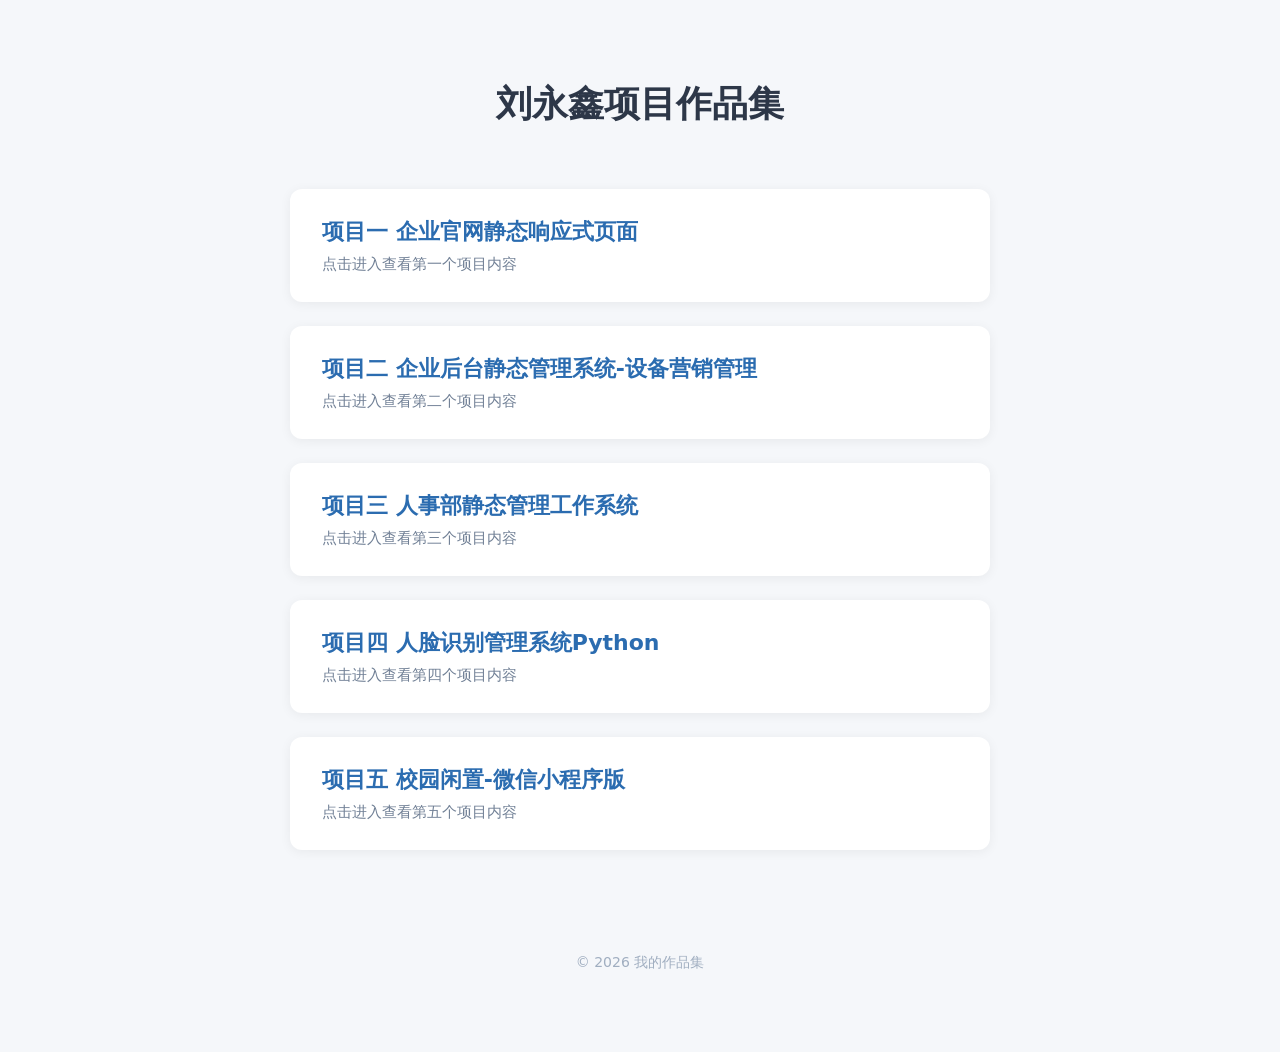
<file: index.html>
<!DOCTYPE html>
<html lang="zh-CN">
<head>
    <meta charset="UTF-8">
    <meta name="viewport" content="width=device-width, initial-scale=1.0">
    <title>我的作品集</title>
    <style>
        * {
            margin: 0;
            padding: 0;
            box-sizing: border-box;
            font-family: system-ui, -apple-system, sans-serif;
        }

        body {
            background-color: #f5f7fa;
            min-height: 100vh;
            display: flex;
            flex-direction: column;
            align-items: center;
            padding: 80px 20px;
        }

        .container {
            width: 100%;
            max-width: 700px;
        }

        h1 {
            text-align: center;
            color: #2d3748;
            font-size: 36px;
            margin-bottom: 60px;
            font-weight: 600;
        }

        .project-card {
            background-color: white;
            border-radius: 12px;
            padding: 28px 32px;
            margin-bottom: 24px;
            box-shadow: 0 2px 12px rgba(0,0,0,0.06);
            transition: all 0.3s ease;
            text-decoration: none;
            display: block;
        }

        .project-card:hover {
            transform: translateY(-3px);
            box-shadow: 0 6px 20px rgba(0,0,0,0.1);
        }

        .project-card h2 {
            color: #2b6cb0;
            font-size: 22px;
            margin-bottom: 8px;
            font-weight: 600;
        }

        .project-card p {
            color: #718096;
            font-size: 15px;
        }

        footer {
            margin-top: 80px;
            color: #a0aec0;
            font-size: 14px;
            text-align: center;
        }
    </style>
</head>
<body>
    <div class="container">
        <h1>刘永鑫项目作品集</h1>
        
        <a href="./work1/index.html" class="project-card">
            <h2>项目一 企业官网静态响应式页面</h2>
            <p>点击进入查看第一个项目内容</p>
        </a>

        <a href="./work2/admin.html" class="project-card">
            <h2>项目二 企业后台静态管理系统-设备营销管理</h2>
            <p>点击进入查看第二个项目内容</p>
        </a>

        <a href="./work3/employee-manage.html" class="project-card">
            <h2>项目三 人事部静态管理工作系统</h2>
            <p>点击进入查看第三个项目内容</p>
        </a>

        <a href="./face-recognition-system/index.html" class="project-card">
            <h2>项目四 人脸识别管理系统Python</h2>
            <p>点击进入查看第四个项目内容</p>
        </a>

        <a href="./wechat-miniprogram/index.html" class="project-card">
            <h2>项目五 校园闲置-微信小程序版</h2>
            <p>点击进入查看第五个项目内容</p>
        </a>
    </div>

    <footer>
        © 2026 我的作品集
    </footer>
</body>
</html>
</file>
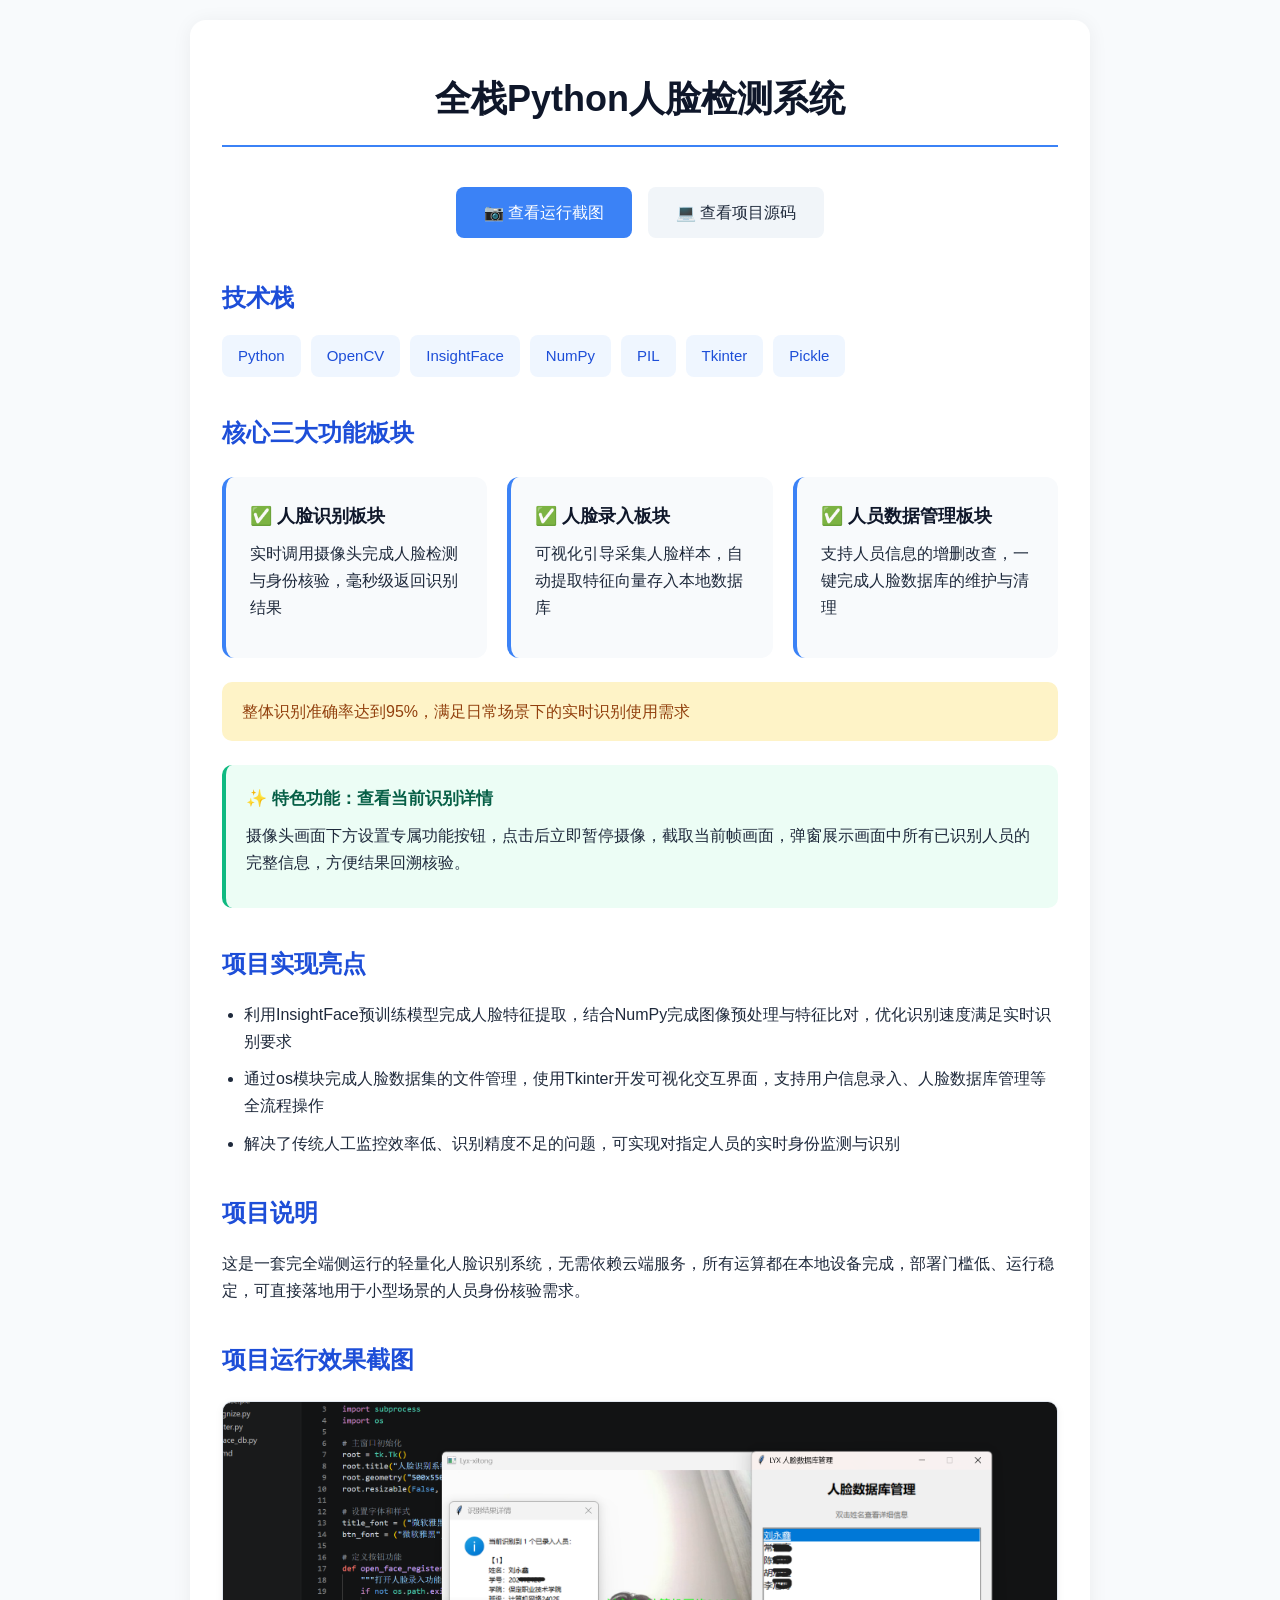
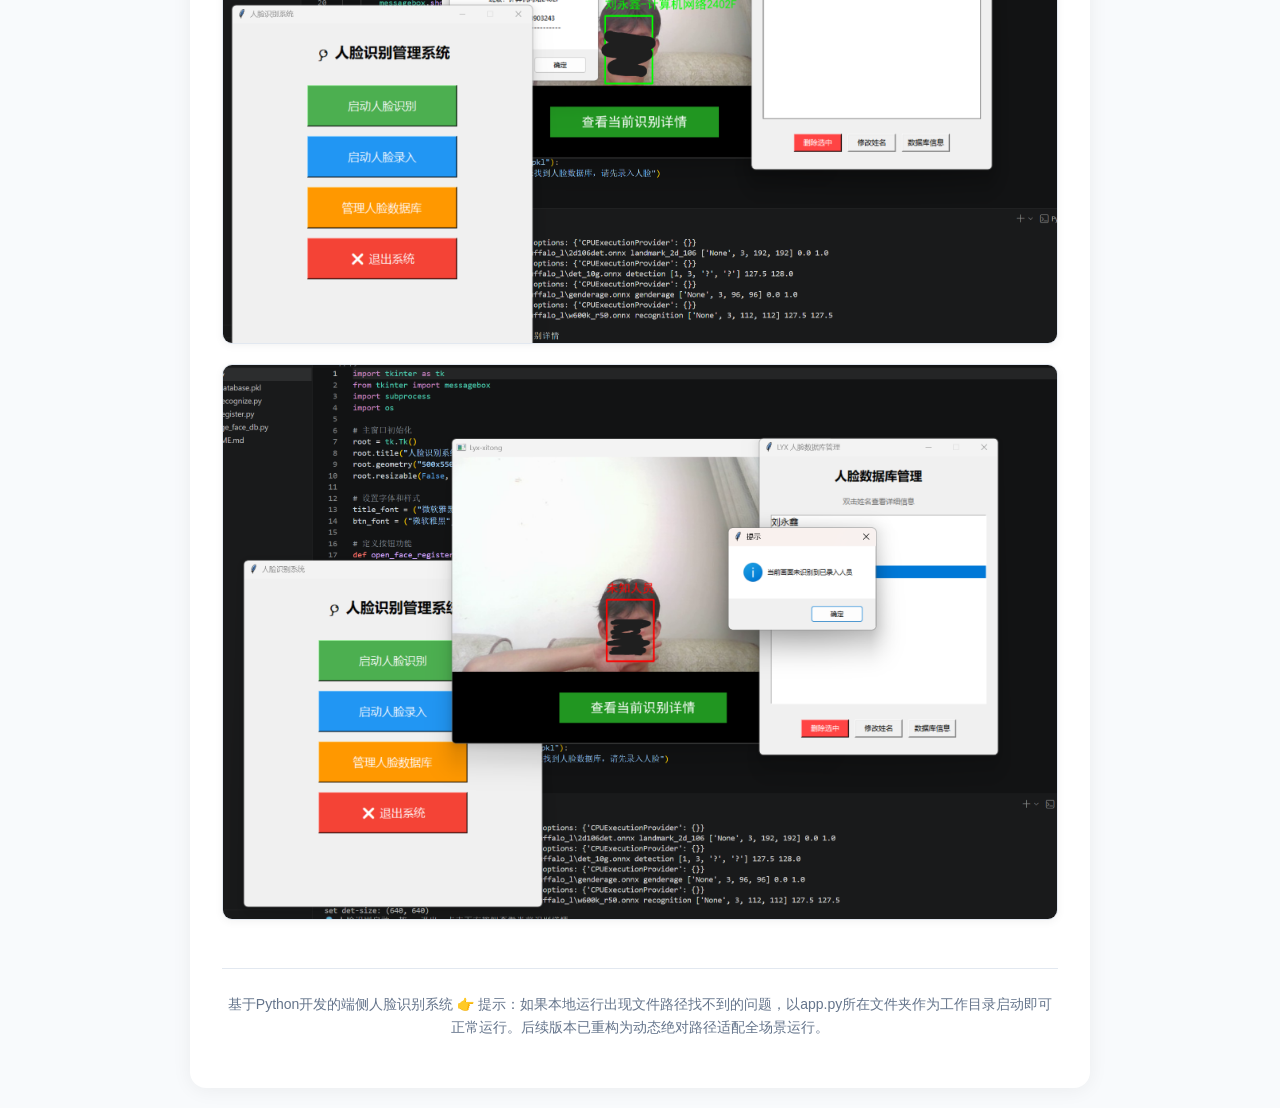
<file: face-recognition-system/index.html>
<!DOCTYPE html>
<html lang="zh-CN">
<head>
    <meta charset="UTF-8">
    <meta name="viewport" content="width=device-width, initial-scale=1.0">
    <title>全栈Python人脸检测系统</title>
    <style>
        /* 全局基础重置 保证全浏览器兼容性 */
        * {
            margin: 0;
            padding: 0;
            box-sizing: border-box;
        }

        body {
            font-family: -apple-system, BlinkMacSystemFont, "Segoe UI", Roboto, "Helvetica Neue", Arial, sans-serif;
            background-color: #f8fafc;
            color: #1e293b;
            line-height: 1.7;
            padding: 20px 16px;
        }

        /* 主容器 自适应最大宽度 */
        .container {
            max-width: 900px;
            margin: 0 auto;
            background: #ffffff;
            border-radius: 16px;
            box-shadow: 0 2px 20px rgba(0, 0, 0, 0.06);
            padding: 48px 32px;
        }

        /* 大标题样式 */
        h1 {
            font-size: clamp(24px, 5vw, 36px);
            color: #0f172a;
            text-align: center;
            padding-bottom: 16px;
            border-bottom: 2px solid #3b82f6;
            margin-bottom: 40px;
            font-weight: 600;
        }

        /* 导航按钮组 */
        .nav-buttons {
            display: flex;
            gap: 16px;
            justify-content: center;
            flex-wrap: wrap;
            margin-bottom: 40px;
        }

        .nav-btn {
            padding: 12px 28px;
            background-color: #3b82f6;
            color: white;
            border: none;
            border-radius: 8px;
            font-size: 16px;
            font-weight: 500;
            cursor: pointer;
            transition: background-color 0.2s ease;
            text-decoration: none;
            display: inline-block;
        }

        .nav-btn:hover {
            background-color: #2563eb;
        }

        .nav-btn.secondary {
            background-color: #f1f5f9;
            color: #1e293b;
        }

        .nav-btn.secondary:hover {
            background-color: #e2e8f0;
        }

        /* 通用二级标题 */
        h2 {
            font-size: clamp(18px, 3vw, 24px);
            color: #1d4ed8;
            margin: 36px 0 16px;
            font-weight: 600;
        }

        /* 技术标签组 */
        .tech-stack {
            display: flex;
            flex-wrap: wrap;
            gap: 10px;
            margin: 12px 0 24px;
        }

        .tech-tag {
            background-color: #eff6ff;
            color: #1d4ed8;
            padding: 8px 16px;
            border-radius: 8px;
            font-size: 15px;
            font-weight: 500;
        }

        /* 核心功能卡片 */
        .feature-grid {
            display: grid;
            grid-template-columns: repeat(auto-fit, minmax(240px, 1fr));
            gap: 20px;
            margin: 24px 0;
        }

        .feature-card {
            background-color: #f8fafc;
            padding: 24px;
            border-radius: 12px;
            border-left: 4px solid #3b82f6;
            transition: transform 0.2s ease;
        }

        .feature-card:hover {
            transform: translateY(-2px);
        }

        .feature-card h3 {
            font-size: 18px;
            color: #0f172a;
            margin-bottom: 8px;
        }

        /* 亮点高亮块 */
        .highlight-block {
            background-color: #fef3c7;
            color: #92400e;
            padding: 16px 20px;
            border-radius: 10px;
            margin: 24px 0;
            font-weight: 500;
        }

        /* 简化后的特色功能区块 */
        .simple-feature {
            background-color: #ecfdf5;
            border-radius: 10px;
            padding: 20px;
            margin: 24px 0;
            border-left: 4px solid #10b981;
        }

        .simple-feature h3 {
            color: #065f46;
            margin-bottom: 8px;
            font-size: 17px;
        }

        /* 截图展示区域 */
        .screenshot-area {
            margin-top: 20px;
            display: grid;
            gap: 20px;
        }

        .screenshot-area img {
            width: 100%;
            border-radius: 10px;
            border: 1px solid #e2e8f0;
            box-shadow: 0 2px 8px rgba(0,0,0,0.05);
        }

        /* 段落和列表 */
        p {
            font-size: 16px;
            margin-bottom: 12px;
        }

        ul {
            padding-left: 22px;
            margin: 12px 0;
        }

        li {
            margin-bottom: 10px;
            font-size: 16px;
        }

        /* 页脚 */
        footer {
            text-align: center;
            margin-top: 48px;
            padding-top: 24px;
            border-top: 1px solid #e2e8f0;
            color: #64748b;
            font-size: 14px;
        }

        /* 小屏幕适配 手机端优化边距 */
        @media (max-width: 768px) {
            .container {
                padding: 32px 20px;
            }
            .nav-buttons {
                flex-direction: column;
                align-items: center;
            }
            .nav-btn {
                width: 100%;
                text-align: center;
            }
        }
    </style>
</head>
<body>
    <div class="container">
        <h1>全栈Python人脸检测系统</h1>

        <!-- 导航按钮区域 -->
        <div class="nav-buttons">
            <a href="#screenshot" class="nav-btn">📷 查看运行截图</a>
            <a href="https://github.com/dndsaj/dndsaj-frontend-portfolio/tree/main/face-recognition-system/app.py" target="_blank" class="nav-btn secondary">💻 查看项目源码</a>
        </div>

        <h2>技术栈</h2>
        <div class="tech-stack">
            <span class="tech-tag">Python</span>
            <span class="tech-tag">OpenCV</span>
            <span class="tech-tag">InsightFace</span>
            <span class="tech-tag">NumPy</span>
            <span class="tech-tag">PIL</span>
            <span class="tech-tag">Tkinter</span>
            <span class="tech-tag">Pickle</span>
        </div>

        <h2>核心三大功能板块</h2>
        <div class="feature-grid">
            <div class="feature-card">
                <h3>✅ 人脸识别板块</h3>
                <p>实时调用摄像头完成人脸检测与身份核验，毫秒级返回识别结果</p>
            </div>
            <div class="feature-card">
                <h3>✅ 人脸录入板块</h3>
                <p>可视化引导采集人脸样本，自动提取特征向量存入本地数据库</p>
            </div>
            <div class="feature-card">
                <h3>✅ 人员数据管理板块</h3>
                <p>支持人员信息的增删改查，一键完成人脸数据库的维护与清理</p>
            </div>
        </div>

        <!-- 黄色准确率高亮块 -->
        <div class="highlight-block">
            整体识别准确率达到95%，满足日常场景下的实时识别使用需求
        </div>

        <!-- 移到准确率块下方的简化特色功能区块 -->
        <div class="simple-feature">
            <h3>✨ 特色功能：查看当前识别详情</h3>
            <p>摄像头画面下方设置专属功能按钮，点击后立即暂停摄像，截取当前帧画面，弹窗展示画面中所有已识别人员的完整信息，方便结果回溯核验。</p>
        </div>

        <h2>项目实现亮点</h2>
        <ul>
            <li>利用InsightFace预训练模型完成人脸特征提取，结合NumPy完成图像预处理与特征比对，优化识别速度满足实时识别要求</li>
            <li>通过os模块完成人脸数据集的文件管理，使用Tkinter开发可视化交互界面，支持用户信息录入、人脸数据库管理等全流程操作</li>
            <li>解决了传统人工监控效率低、识别精度不足的问题，可实现对指定人员的实时身份监测与识别</li>
        </ul>

        <h2>项目说明</h2>
        <p>这是一套完全端侧运行的轻量化人脸识别系统，无需依赖云端服务，所有运算都在本地设备完成，部署门槛低、运行稳定，可直接落地用于小型场景的人员身份核验需求。</p>

        <!-- 运行截图展示区域 -->
        <h2 id="screenshot">项目运行效果截图</h2>
        <div class="screenshot-area">
            <!-- 你直接把自己的截图文件名替换进去就可以，和HTML放在同一个文件夹里 -->
            <img src="./demo-1.png" alt="人脸识别功能运行界面">
            <img src="./demo-2.png" alt="人脸录入功能运行界面">
        </div>

        <footer>
            基于Python开发的端侧人脸识别系统
            👉 提示：如果本地运行出现文件路径找不到的问题，以app.py所在文件夹作为工作目录启动即可正常运行。后续版本已重构为动态绝对路径适配全场景运行。
        </footer>
    </div>
</body>
</html>
</file>
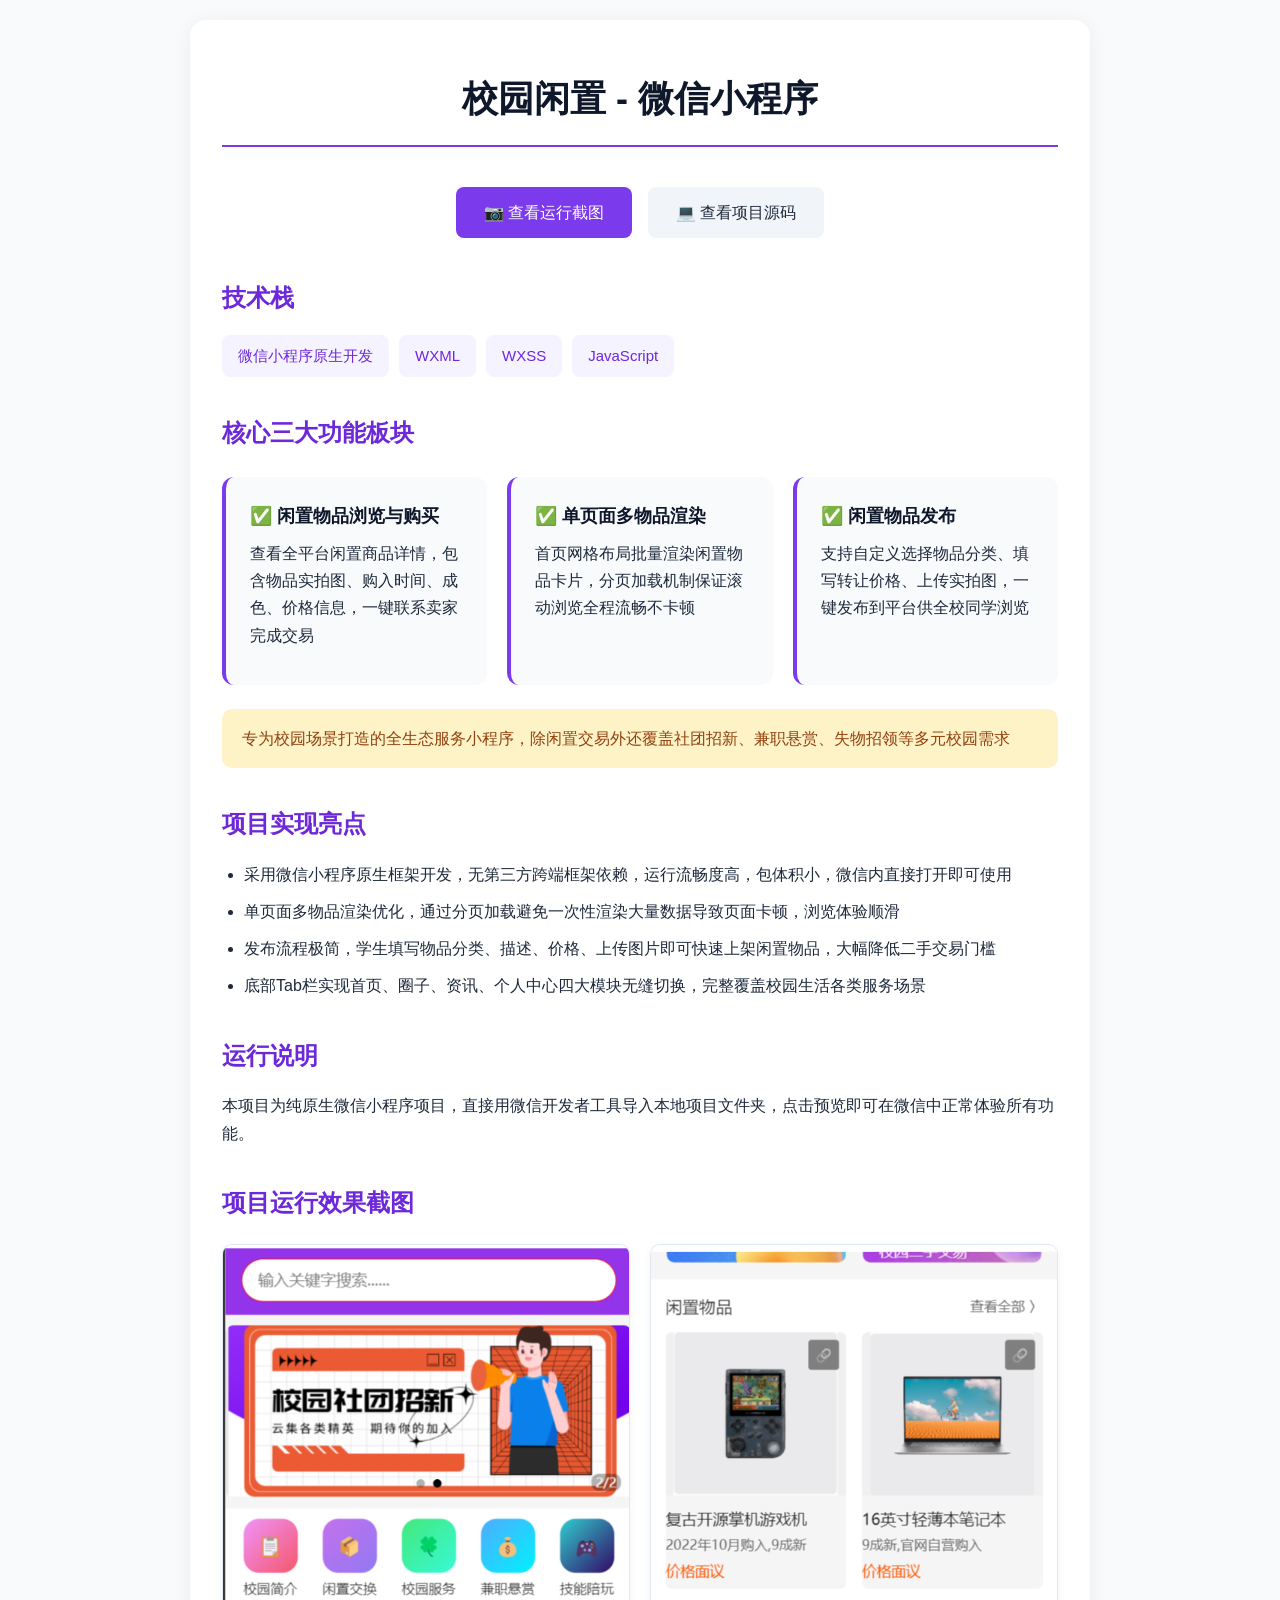
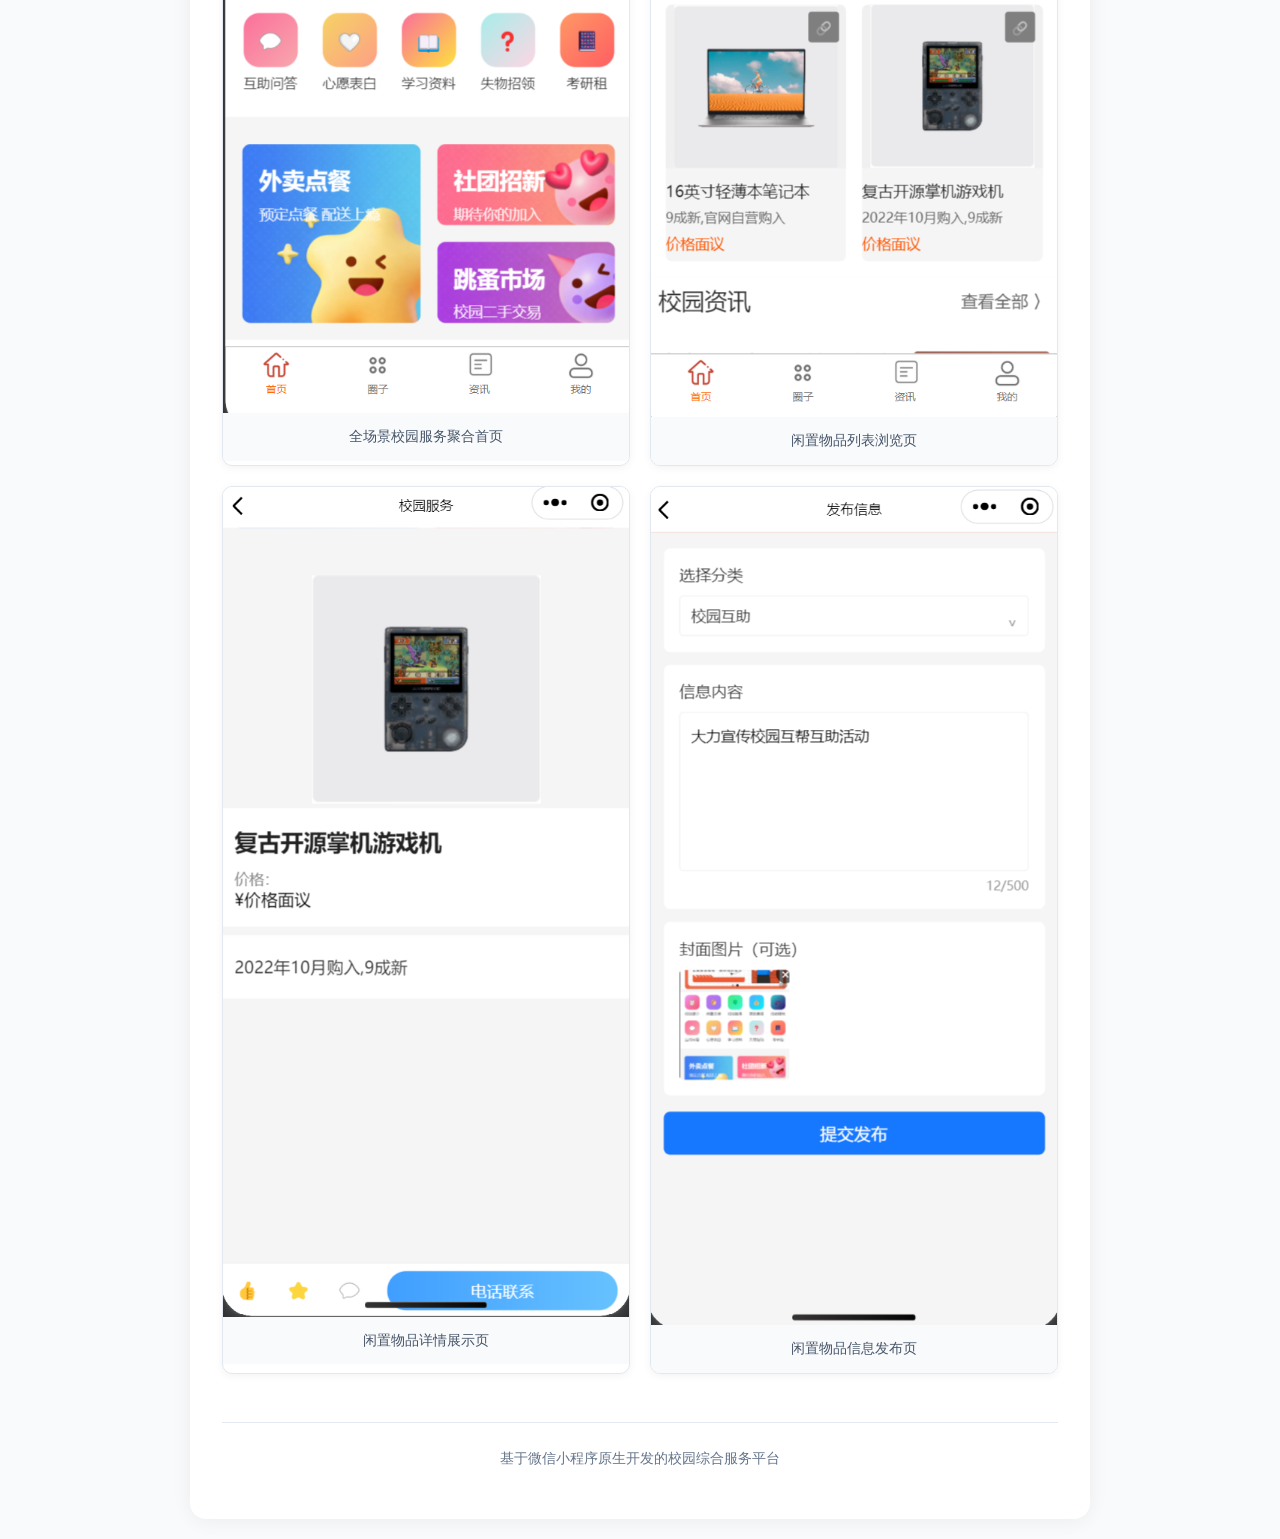
<file: wechat-miniprogram/index.html>
<!DOCTYPE html>
<html lang="zh-CN">
<head>
    <meta charset="UTF-8">
    <meta name="viewport" content="width=device-width, initial-scale=1.0">
    <title>校园闲置 - 微信小程序</title>
    <style>
        /* 全局基础重置*/
        * {
            margin: 0;
            padding: 0;
            box-sizing: border-box;
        }

        body {
            font-family: -apple-system, BlinkMacSystemFont, "Segoe UI", Roboto, "Helvetica Neue", Arial, sans-serif;
            background-color: #f8fafc;
            color: #1e293b;
            line-height: 1.7;
            padding: 20px 16px;
        }

        /* 主容器 */
        .container {
            max-width: 900px;
            margin: 0 auto;
            background: #ffffff;
            border-radius: 16px;
            box-shadow: 0 2px 20px rgba(0, 0, 0, 0.06);
            padding: 48px 32px;
        }

        /* 大标题样式 */
        h1 {
            font-size: clamp(24px, 5vw, 36px);
            color: #0f172a;
            text-align: center;
            padding-bottom: 16px;
            border-bottom: 2px solid #7c3aed;
            margin-bottom: 40px;
            font-weight: 600;
        }

        /* 导航按钮组 */
        .nav-buttons {
            display: flex;
            gap: 16px;
            justify-content: center;
            flex-wrap: wrap;
            margin-bottom: 40px;
        }

        .nav-btn {
            padding: 12px 28px;
            background-color: #7c3aed;
            color: white;
            border: none;
            border-radius: 8px;
            font-size: 16px;
            font-weight: 500;
            cursor: pointer;
            transition: background-color 0.2s ease;
            text-decoration: none;
            display: inline-block;
        }

        .nav-btn:hover {
            background-color: #6d28d9;
        }

        .nav-btn.secondary {
            background-color: #f1f5f9;
            color: #1e293b;
        }

        .nav-btn.secondary:hover {
            background-color: #e2e8f0;
        }

        /* 通用二级标题 */
        h2 {
            font-size: clamp(18px, 3vw, 24px);
            color: #6d28d9;
            margin: 36px 0 16px;
            font-weight: 600;
        }

        /* 技术标签组 */
        .tech-stack {
            display: flex;
            flex-wrap: wrap;
            gap: 10px;
            margin: 12px 0 24px;
        }

        .tech-tag {
            background-color: #f5f3ff;
            color: #6d28d9;
            padding: 8px 16px;
            border-radius: 8px;
            font-size: 15px;
            font-weight: 500;
        }

        /* 核心功能卡片 */
        .feature-grid {
            display: grid;
            grid-template-columns: repeat(auto-fit, minmax(240px, 1fr));
            gap: 20px;
            margin: 24px 0;
        }

        .feature-card {
            background-color: #f8fafc;
            padding: 24px;
            border-radius: 12px;
            border-left: 4px solid #7c3aed;
            transition: transform 0.2s ease;
        }

        .feature-card:hover {
            transform: translateY(-2px);
        }

        .feature-card h3 {
            font-size: 18px;
            color: #0f172a;
            margin-bottom: 8px;
        }

        /* 亮点高亮块 */
        .highlight-block {
            background-color: #fef3c7;
            color: #92400e;
            padding: 16px 20px;
            border-radius: 10px;
            margin: 24px 0;
            font-weight: 500;
        }

        /* 2x2方块网格布局 */
        .screenshot-area {
            margin-top: 20px;
            display: grid;
            grid-template-columns: 1fr 1fr;
            gap: 20px;
        }

        .screenshot-area .screenshot-card {
            border-radius: 10px;
            border: 1px solid #e2e8f0;
            box-shadow: 0 2px 8px rgba(0,0,0,0.05);
            overflow: hidden;
            transition: transform 0.2s ease;
        }

        .screenshot-area .screenshot-card:hover {
            transform: translateY(-3px);
        }

        .screenshot-area img {
            width: 100%;
            height: auto;
            display: block;
            object-fit: cover;
        }

        .screenshot-area .screenshot-caption {
            padding: 12px;
            text-align: center;
            font-size: 14px;
            color: #475569;
            background-color: #f8fafc;
        }

        /* 段落和列表 */
        p {
            font-size: 16px;
            margin-bottom: 12px;
        }

        ul {
            padding-left: 22px;
            margin: 12px 0;
        }

        li {
            margin-bottom: 10px;
            font-size: 16px;
        }

        /* 页脚 */
        footer {
            text-align: center;
            margin-top: 48px;
            padding-top: 24px;
            border-top: 1px solid #e2e8f0;
            color: #64748b;
            font-size: 14px;
        }

        /* 小屏幕适配 */
        @media (max-width: 768px) {
            .container {
                padding: 32px 20px;
            }
            .nav-buttons {
                flex-direction: column;
                align-items: center;
            }
            .nav-btn {
                width: 100%;
                text-align: center;
            }
            .screenshot-area {
                grid-template-columns: 1fr;
            }
        }
    </style>
</head>
<body>
    <div class="container">
        <h1>校园闲置 - 微信小程序</h1>

        <!-- 导航按钮区域 -->
        <div class="nav-buttons">
            <a href="#screenshot" class="nav-btn">📷 查看运行截图</a>
            <a href="https://github.com/dndsaj/dndsaj-frontend-portfolio/blob/main/wechat-miniprogram/app.json" class="nav-btn secondary">💻 查看项目源码</a>
        </div>

        <h2>技术栈</h2>
        <div class="tech-stack">
            <span class="tech-tag">微信小程序原生开发</span>
            <span class="tech-tag">WXML</span>
            <span class="tech-tag">WXSS</span>
            <span class="tech-tag">JavaScript</span>
        </div>

        <h2>核心三大功能板块</h2>
        <div class="feature-grid">
            <div class="feature-card">
                <h3>✅ 闲置物品浏览与购买</h3>
                <p>查看全平台闲置商品详情，包含物品实拍图、购入时间、成色、价格信息，一键联系卖家完成交易</p>
            </div>
            <div class="feature-card">
                <h3>✅ 单页面多物品渲染</h3>
                <p>首页网格布局批量渲染闲置物品卡片，分页加载机制保证滚动浏览全程流畅不卡顿</p>
            </div>
            <div class="feature-card">
                <h3>✅ 闲置物品发布</h3>
                <p>支持自定义选择物品分类、填写转让价格、上传实拍图，一键发布到平台供全校同学浏览</p>
            </div>
        </div>

        <div class="highlight-block">
            专为校园场景打造的全生态服务小程序，除闲置交易外还覆盖社团招新、兼职悬赏、失物招领等多元校园需求
        </div>

        <h2>项目实现亮点</h2>
        <ul>
            <li>采用微信小程序原生框架开发，无第三方跨端框架依赖，运行流畅度高，包体积小，微信内直接打开即可使用</li>
            <li>单页面多物品渲染优化，通过分页加载避免一次性渲染大量数据导致页面卡顿，浏览体验顺滑</li>
            <li>发布流程极简，学生填写物品分类、描述、价格、上传图片即可快速上架闲置物品，大幅降低二手交易门槛</li>
            <li>底部Tab栏实现首页、圈子、资讯、个人中心四大模块无缝切换，完整覆盖校园生活各类服务场景</li>
        </ul>

        <h2>运行说明</h2>
        <p>本项目为纯原生微信小程序项目，直接用微信开发者工具导入本地项目文件夹，点击预览即可在微信中正常体验所有功能。</p>

        <!-- 2x2方块截图展示区域 -->
        <h2 id="screenshot">项目运行效果截图</h2>
        <div class="screenshot-area">
            <div class="screenshot-card">
                <img src="./images/demo10.png" alt="小程序首页：全场景校园服务聚合入口">
                <div class="screenshot-caption">全场景校园服务聚合首页</div>
            </div>
            <div class="screenshot-card">
                <img src="./images/demo11.png" alt="闲置物品列表页：网格布局批量渲染商品卡片">
                <div class="screenshot-caption">闲置物品列表浏览页</div>
            </div>
            <div class="screenshot-card">
                <img src="./images/demo12.png" alt="闲置物品详情页：商品信息展示+一键电话联系">
                <div class="screenshot-caption">闲置物品详情展示页</div>
            </div>
            <div class="screenshot-card">
                <img src="./images/demo13.png" alt="信息发布页：分类选择+内容编辑+图片上传">
                <div class="screenshot-caption">闲置物品信息发布页</div>
            </div>
        </div>

        <footer>
            基于微信小程序原生开发的校园综合服务平台
        </footer>
    </div>
</body>
</html>
</file>
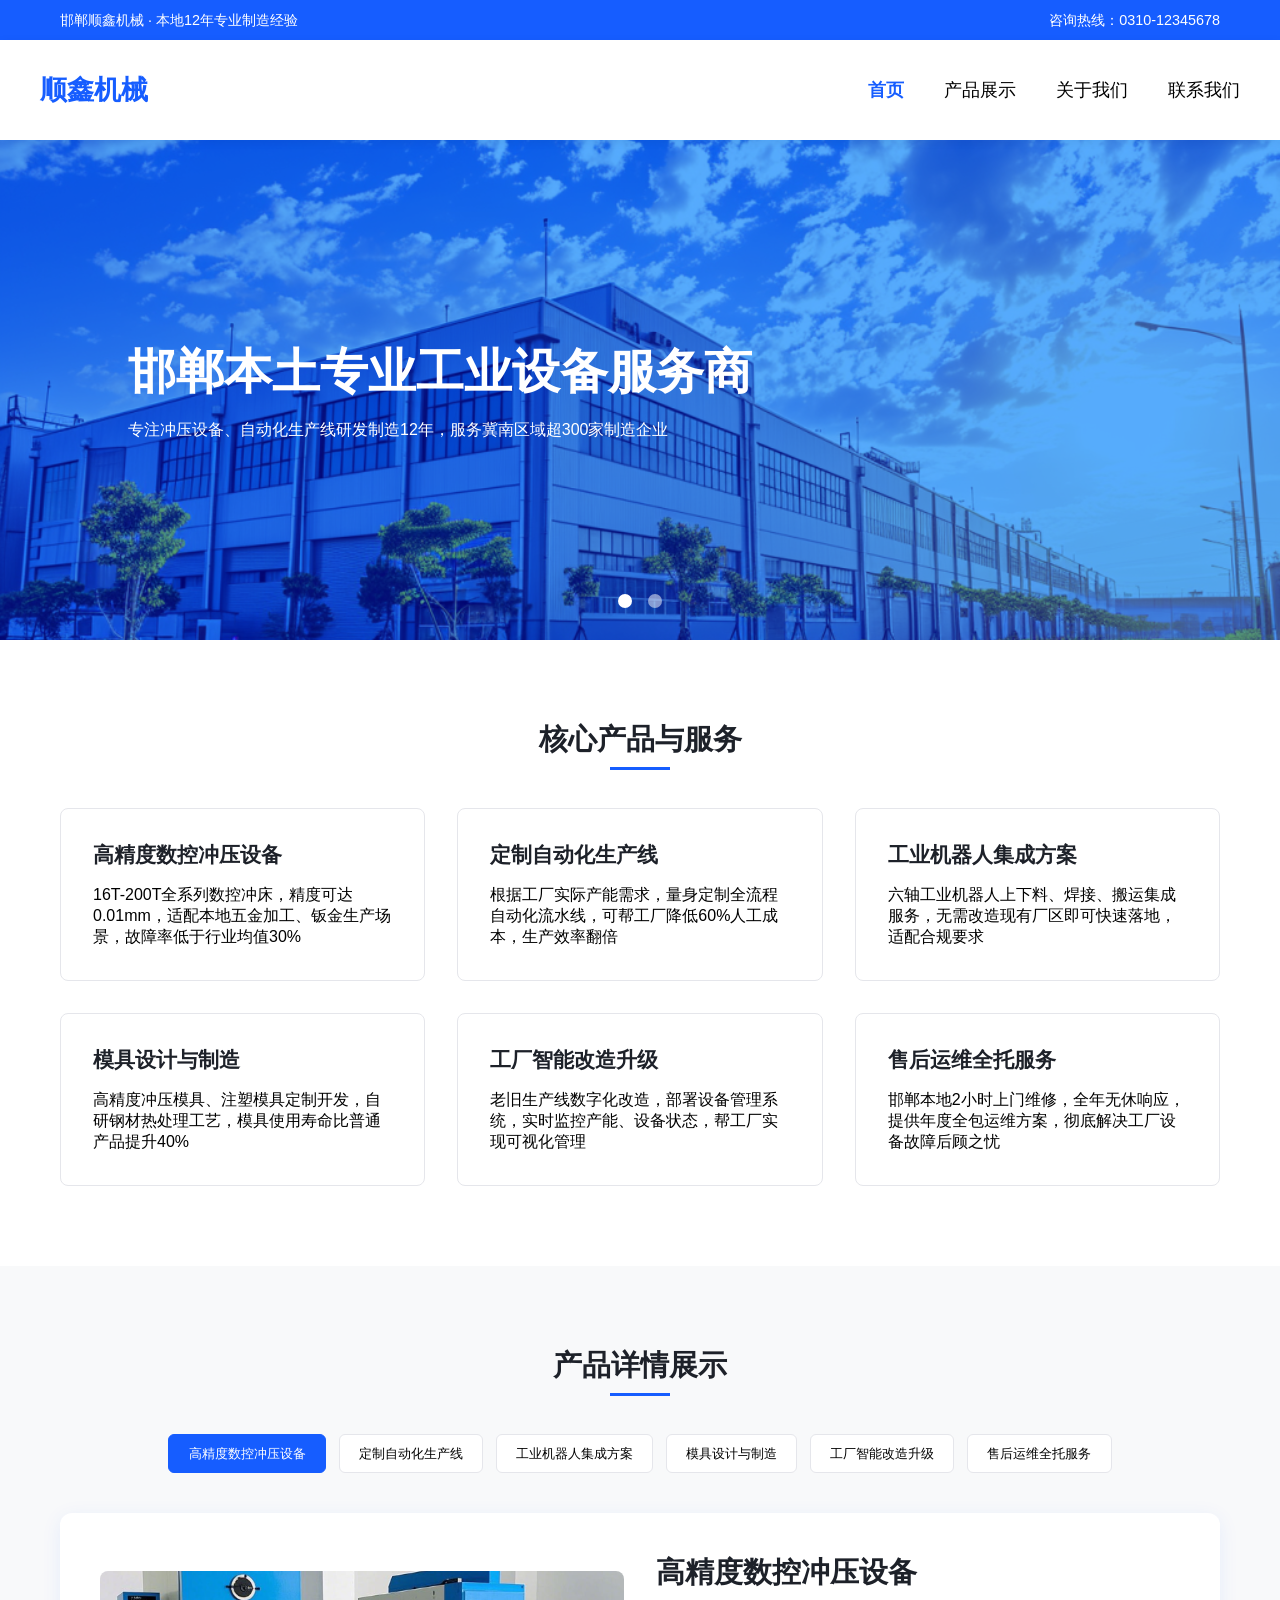
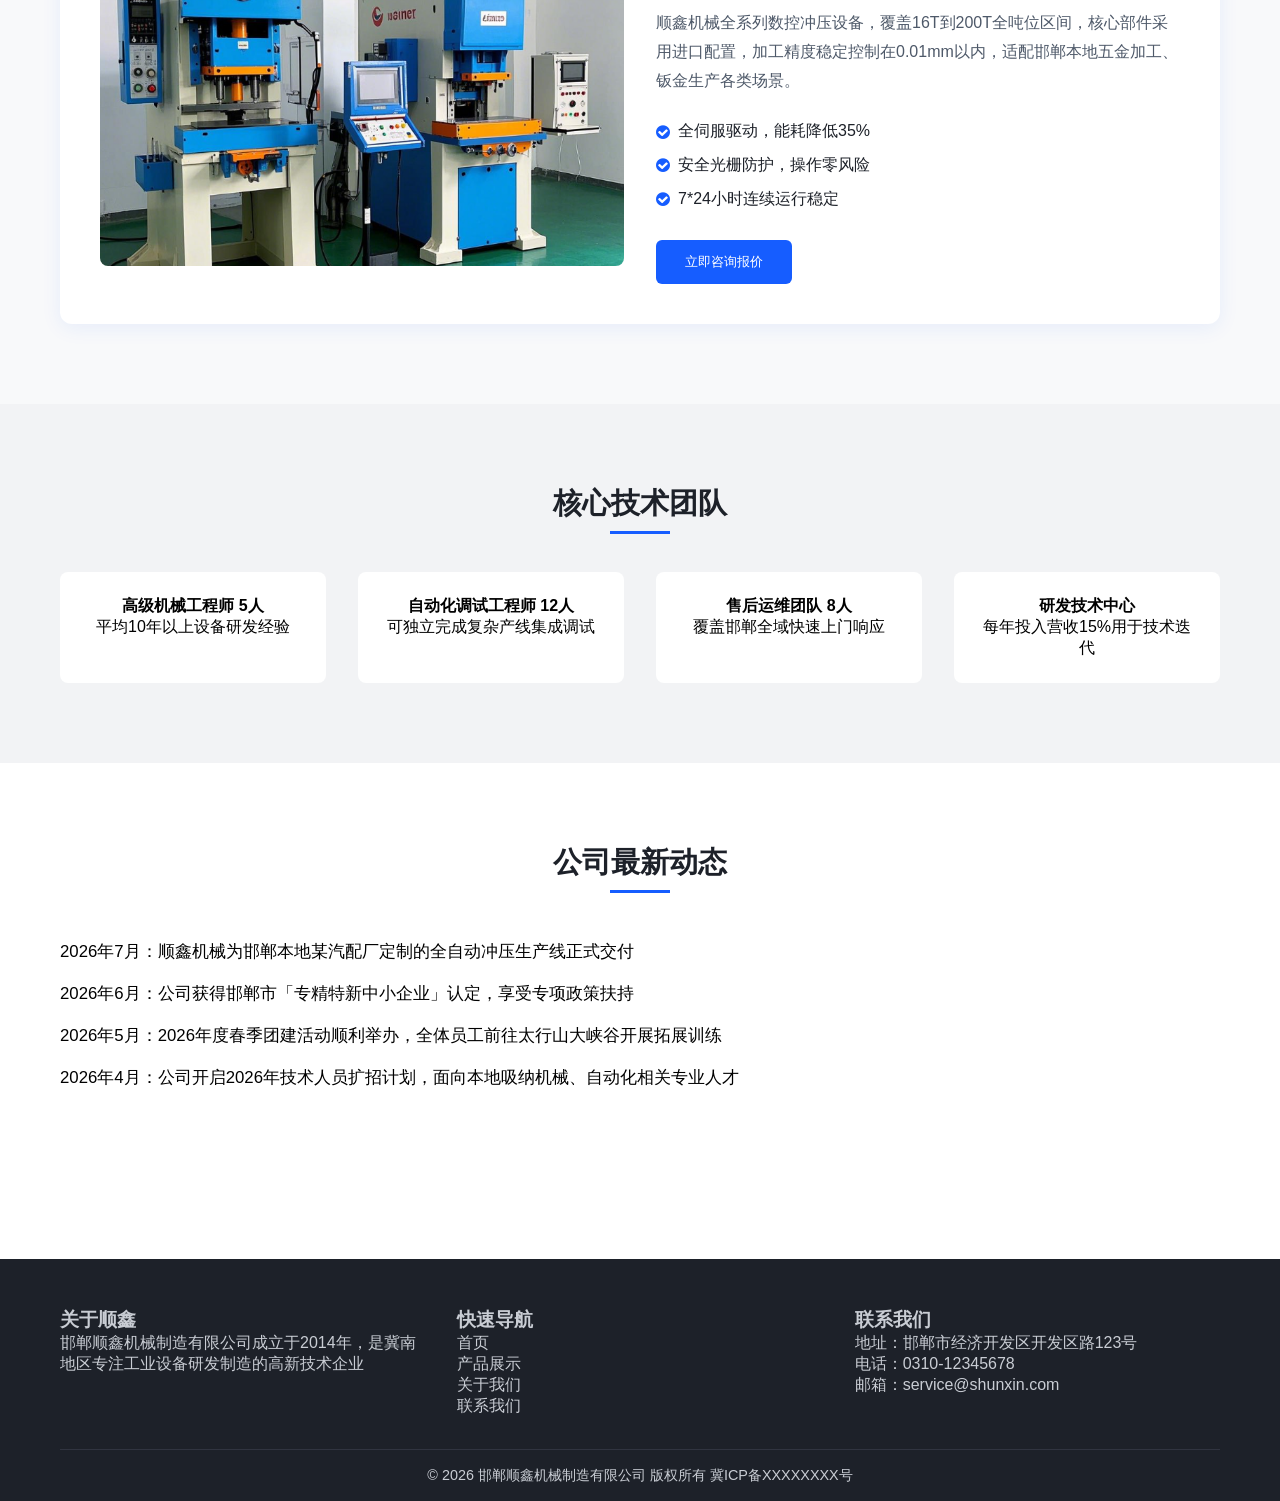
<file: work1/index.html>
<!DOCTYPE html>
<html lang="zh-CN">
<head>
    <meta charset="UTF-8">
    <meta name="viewport" content="width=device-width, initial-scale=1.0">
    <title>邯郸顺鑫机械制造有限公司 - 专业工业设备服务商</title>
    <link rel="stylesheet" href="./css/style.css">
    <link href="https://cdn.jsdelivr.net/npm/font-awesome@4.7.0/css/font-awesome.min.css" rel="stylesheet">
    <style>
        /* 首页专属样式*/
        .banner {
            width: 100%;
            height: 500px;
            position: relative;
            overflow: hidden;
        }
        .banner-slide {
            width: 100%;
            height: 100%;
            background: url('./images/170981246896498646.png') center center / cover no-repeat;
            background-blend-mode: overlay;
            background-color: rgba(15, 73, 201, 0.75);
            position: absolute;
            top: 0;
            left: 0;
            display: flex;
            align-items: center;
            padding-left: 10%;
            color: #fff;
            opacity: 0;
            transition: 1s;
        }

        .banner-slide.active {
            opacity: 1;
        }
        .banner-text h1 {
            font-size: 3rem;
            margin-bottom: 1rem;
        }
        .banner-dots {
            position: absolute;
            bottom: 2rem;
            left: 50%;
            transform: translateX(-50%);
            display: flex;
            gap: 1rem;
        }
        .banner-dot {
            width: 14px;
            height: 14px;
            border-radius: 50%;
            background: rgba(255,255,255,0.5);
            cursor: pointer;
        }
        .banner-dot.active {
            background: #fff;
        }
        .product-section {
            padding: 5rem 0;
        }
        .product-grid {
            display: grid;
            grid-template-columns: repeat(auto-fit, minmax(320px, 1fr));
            gap: 2rem;
        }
        .product-card {
            border: 1px solid #e5e6eb;
            border-radius: 8px;
            padding: 2rem;
            transition: 0.3s;
            background: #fff;
            cursor: pointer;
        }
        .product-card:hover {
            transform: translateY(-8px);
            box-shadow: 0 12px 24px rgba(22, 93, 255, 0.12);
            border-color: #165DFF;
        }
        .product-card h3 {
            color: #1D2129;
            margin-bottom: 1rem;
            font-size: 1.3rem;
        }
        .tech-team {
            background: #f2f3f5;
            padding: 5rem 0;
        }
        .team-grid {
            display: grid;
            grid-template-columns: repeat(auto-fit, minmax(200px, 1fr));
            gap: 2rem;
            text-align: center;
        }
        .team-card {
            background: #fff;
            padding: 1.5rem;
            border-radius: 8px;
        }
        .news-section {
            padding: 5rem 0;
        }

        /* 产品详情区块样式  */
        .product-detail-section {
            padding: 5rem 0;
            background: #f8f9fa;
        }
        .detail-tab-group {
            display: flex;
            flex-wrap: wrap;
            justify-content: center;
            gap: 0.8rem;
            margin-bottom: 2.5rem;
        }
        .detail-tab {
            padding: 0.6rem 1.2rem;
            border: 1px solid #e5e6eb;
            border-radius: 6px;
            background: #fff;
            cursor: pointer;
            transition: 0.3s;
        }
        .detail-tab.active {
            background: #165DFF;
            color: #fff;
            border-color: #165DFF;
        }
        .detail-tab:hover:not(.active) {
            border-color: #165DFF;
            color: #165DFF;
        }
        .detail-content-wrap {
            background: #fff;
            border-radius: 12px;
            box-shadow: 0 4px 20px rgba(22, 93, 255, 0.08);
            padding: 2.5rem;
        }
        .detail-layout {
            display: grid;
            grid-template-columns: 1fr 1fr;
            gap: 2rem;
            align-items: center;
        }
        .detail-img-box {
            aspect-ratio: 16/9;
            background: #f2f3f5;
            border-radius: 8px;
            overflow: hidden;
        }
        .detail-img-box img {
            width: 100%;
            height: 100%;
            object-fit: cover;
        }
        .detail-desc h3 {
            font-size: 1.8rem;
            color: #1D2129;
            margin-bottom: 1rem;
        }
        .detail-desc p {
            color: #4E5969;
            line-height: 1.8;
            margin-bottom: 1.2rem;
        }
        .detail-feature-list {
            list-style: none;
            padding: 0;
            margin-bottom: 1.5rem;
        }
        .detail-feature-list li {
            padding: 0.4rem 0;
            color: #1D2129;
            display: flex;
            align-items: center;
            gap: 0.5rem;
        }
        .detail-feature-list i {
            color: #165DFF;
        }
        .detail-btn {
            background: #165DFF;
            color: #fff;
            padding: 0.8rem 1.8rem;
            border-radius: 6px;
            border: none;
            cursor: pointer;
            transition: 0.3s;
        }
        .detail-btn:hover {
            background: #0F49C9;
        }
        /* 移动端适配 */
        @media (max-width: 768px) {
            .detail-layout {
                grid-template-columns: 1fr;
            }
        }
        html {
            scroll-behavior: smooth;
        }
    </style>
</head>
<body>
    <!-- 顶部联系栏 -->
    <div class="top-nav">
        <div class="container wrap">
            <span>邯郸顺鑫机械 · 本地12年专业制造经验</span>
            <span>咨询热线：0310-12345678</span>
        </div>
    </div>

    <!-- 主导航 -->
    <nav class="main-nav">
        <div class="container wrap">
            <div class="logo">顺鑫机械</div>
            <ul class="nav-menu">
                <li><a href="index.html" class="active">首页</a></li>
                <li><a href="products.html">产品展示</a></li>
                <li><a href="about.html">关于我们</a></li>
                <li><a href="contact.html">联系我们</a></li>
            </ul>
        </div>
    </nav>

    <!-- 轮播横幅 -->
    <div class="banner">
        <div class="banner-slide active">
            <div class="banner-text">
                <h1>邯郸本土专业工业设备服务商</h1>
                <p>专注冲压设备、自动化生产线研发制造12年，服务冀南区域超300家制造企业</p>
            </div>
        </div>
        <div class="banner-slide">
            <div class="banner-text">
                <h1>全流程定制化解决方案</h1>
                <p>从设备研发、上门安装到终身运维，一站式解决工厂自动化升级需求</p>
            </div>
        </div>
        <div class="banner-dots">
            <span class="banner-dot active"></span>
            <span class="banner-dot"></span>
        </div>
    </div>

    <!-- 核心产品板块 共6个-->
    <div class="product-section">
        <div class="container">
            <h2 class="section-title">核心产品与服务</h2>
            <div class="product-grid">
                <div class="product-card" data-product="1">
                    <h3>高精度数控冲压设备</h3>
                    <p>16T-200T全系列数控冲床，精度可达0.01mm，适配本地五金加工、钣金生产场景，故障率低于行业均值30%</p>
                </div>
                <div class="product-card" data-product="2">
                    <h3>定制自动化生产线</h3>
                    <p>根据工厂实际产能需求，量身定制全流程自动化流水线，可帮工厂降低60%人工成本，生产效率翻倍</p>
                </div>
                <div class="product-card" data-product="3">
                    <h3>工业机器人集成方案</h3>
                    <p>六轴工业机器人上下料、焊接、搬运集成服务，无需改造现有厂区即可快速落地，适配合规要求</p>
                </div>
                <div class="product-card" data-product="4">
                    <h3>模具设计与制造</h3>
                    <p>高精度冲压模具、注塑模具定制开发，自研钢材热处理工艺，模具使用寿命比普通产品提升40%</p>
                </div>
                <div class="product-card" data-product="5">
                    <h3>工厂智能改造升级</h3>
                    <p>老旧生产线数字化改造，部署设备管理系统，实时监控产能、设备状态，帮工厂实现可视化管理</p>
                </div>
                <div class="product-card" data-product="6">
                    <h3>售后运维全托服务</h3>
                    <p>邯郸本地2小时上门维修，全年无休响应，提供年度全包运维方案，彻底解决工厂设备故障后顾之忧</p>
                </div>
            </div>
        </div>
    </div>

    <!-- 产品详情单页渲染区块 -->
    <div class="product-detail-section" id="product-detail-anchor">
        <div class="container">
            <h2 class="section-title">产品详情展示</h2>
            <!-- 产品切换标签组 -->
            <div class="detail-tab-group">
                <button class="detail-tab active" data-target="1">高精度数控冲压设备</button>
                <button class="detail-tab" data-target="2">定制自动化生产线</button>
                <button class="detail-tab" data-target="3">工业机器人集成方案</button>
                <button class="detail-tab" data-target="4">模具设计与制造</button>
                <button class="detail-tab" data-target="5">工厂智能改造升级</button>
                <button class="detail-tab" data-target="6">售后运维全托服务</button>
            </div>
            <!-- 动态渲染内容容器 -->
            <div class="detail-content-wrap" id="dynamic-detail-box">
                <!-- 默认渲染第一个产品内容 -->
                <div class="detail-layout">
                    <div class="detail-img-box">
                        <img src="./images/ad206e7147ae5e6.jpg" alt="高精度数控冲压设备">
                    </div>
                    <div class="detail-desc">
                        <h3>高精度数控冲压设备</h3>
                        <p>顺鑫机械全系列数控冲压设备，覆盖16T到200T全吨位区间，核心部件采用进口配置，加工精度稳定控制在0.01mm以内，适配邯郸本地五金加工、钣金生产各类场景。</p>
                        <ul class="detail-feature-list">
                            <li><i class="fa fa-check-circle"></i> 全伺服驱动，能耗降低35%</li>
                            <li><i class="fa fa-check-circle"></i> 安全光栅防护，操作零风险</li>
                            <li><i class="fa fa-check-circle"></i> 7*24小时连续运行稳定</li>
                        </ul>
                        <button class="detail-btn">立即咨询报价</button>
                    </div>
                </div>
            </div>
        </div>
    </div>

    <!-- 技术团队板块 -->
    <div class="tech-team">
        <div class="container">
            <h2 class="section-title">核心技术团队</h2>
            <div class="team-grid">
                <div class="team-card">
                    <h4>高级机械工程师 5人</h4>
                    <p>平均10年以上设备研发经验</p>
                </div>
                <div class="team-card">
                    <h4>自动化调试工程师 12人</h4>
                    <p>可独立完成复杂产线集成调试</p>
                </div>
                <div class="team-card">
                    <h4>售后运维团队 8人</h4>
                    <p>覆盖邯郸全域快速上门响应</p>
                </div>
                <div class="team-card">
                    <h4>研发技术中心</h4>
                    <p>每年投入营收15%用于技术迭代</p>
                </div>
            </div>
        </div>
    </div>

    <!-- 最新动态板块 -->
    <div class="news-section">
        <div class="container">
            <h2 class="section-title">公司最新动态</h2>
            <ul style="line-height: 2.5; font-size: 1.05rem;">
                <li>2026年7月：顺鑫机械为邯郸本地某汽配厂定制的全自动冲压生产线正式交付</li>
                <li>2026年6月：公司获得邯郸市「专精特新中小企业」认定，享受专项政策扶持</li>
                <li>2026年5月：2026年度春季团建活动顺利举办，全体员工前往太行山大峡谷开展拓展训练</li>
                <li>2026年4月：公司开启2026年技术人员扩招计划，面向本地吸纳机械、自动化相关专业人才</li>
            </ul>
        </div>
    </div>

    <!-- 页脚 -->
    <footer class="footer">
        <div class="container">
            <div class="footer-content">
                <div>
                    <h3>关于顺鑫</h3>
                    <p>邯郸顺鑫机械制造有限公司成立于2014年，是冀南地区专注工业设备研发制造的高新技术企业</p>
                </div>
                <div>
                    <h3>快速导航</h3>
                    <p><a href="index.html">首页</a></p>
                    <p><a href="products.html">产品展示</a></p>
                    <p><a href="about.html">关于我们</a></p>
                    <p><a href="contact.html">联系我们</a></p>
                </div>
                <div>
                    <h3>联系我们</h3>
                    <p>地址：邯郸市经济开发区开发区路123号</p>
                    <p>电话：0310-12345678</p>
                    <p>邮箱：service@shunxin.com</p>
                </div>
            </div>
            <div class="copyright">
                © 2026 邯郸顺鑫机械制造有限公司 版权所有 冀ICP备XXXXXXXX号
            </div>
        </div>
    </footer>

    <script src="./js/main.js"></script>
    <script>
        const productFullData = {
            1: {
                title: "高精度数控冲压设备",
                imgUrl: "./images/ad206e7147ae5e6.jpg",
                imgAlt: "高精度数控冲压设备",
                desc: "顺鑫机械全系列数控冲压设备，覆盖16T到200T全吨位区间，核心部件采用进口配置，加工精度稳定控制在0.01mm以内，适配邯郸本地五金加工、钣金生产各类场景。",
                features: ["全伺服驱动，能耗降低35%", "安全光栅防护，操作零风险", "7*24小时连续运行稳定"]
            },
            2: {
                title: "定制自动化生产线",
                imgUrl: "./images/R-C.jpg",
                imgAlt: "定制自动化生产线",
                desc: "根据工厂现有车间布局和产能需求，量身定制全流程自动化流水线方案，从原料上料到成品出库全链路无人化，适配各类生产场景。",
                features: ["人工成本降低60%", "生产效率提升100%", "交付周期缩短30%"]
            },
            3: {
                title: "工业机器人集成方案",
                imgUrl: "./images/O1CN01Om3BZf1olsTpm0Izg_!!2207574925266-0-cib.jpg",
                imgAlt: "工业机器人集成方案",
                desc: "六轴工业机器人系统集成服务，覆盖上下料、焊接、搬运、喷涂等多场景，无需大规模改造现有厂区即可快速落地，适配合规要求。",
                features: ["适配90%以上工业场景", "10年以上使用寿命", "支持7*24小时不间断作业"]
            },
            4: {
                title: "模具设计与制造",
                imgUrl: "./images/design-for-manufacturing.jpg",
                imgAlt: "模具设计与制造",
                desc: "高精度冲压模具、注塑模具定制开发，自研特殊钢材热处理工艺，模具使用寿命比行业普通产品提升40%，大幅降低企业耗材成本。",
                features: ["精度可达0.005mm", "使用寿命提升40%", "7天快速开模交付"]
            },
            5: {
                title: "工厂智能改造升级",
                imgUrl: "https://picsum.photos/id/5/800/450",
                imgAlt: "工厂智能改造升级",
                desc: "针对老旧生产线进行数字化升级改造，部署设备管理MES系统，实时监控产能、设备状态，实现全厂区可视化管理，提升生产管理效率。",
                features: ["产能数据实时可视化", "设备故障预警提前72小时", "生产管理效率提升50%"]
            },
            6: {
                title: "售后运维全托服务",
                imgUrl: "https://picsum.photos/id/6/800/450",
                imgAlt: "售后运维全托服务",
                desc: "邯郸本地专属运维团队，2小时上门维修，全年365天无休响应，提供年度全包运维方案，彻底解决设备故障后顾之忧。",
                features: ["本地2小时极速上门", "全年无休响应", "年度全包零额外支出"]
            }
        }

        const detailBox = document.getElementById('dynamic-detail-box');
        const detailAnchor = document.getElementById('product-detail-anchor');

        // 渲染指定产品详情的函数
        function renderProduct(targetId) {
            const data = productFullData[targetId];
            detailBox.innerHTML = `
                <div class="detail-layout">
                    <div class="detail-img-box">
                        <img src="${data.imgUrl}" alt="${data.imgAlt}">
                    </div>
                    <div class="detail-desc">
                        <h3>${data.title}</h3>
                        <p>${data.desc}</p>
                        <ul class="detail-feature-list">
                            ${data.features.map(item => `<li><i class="fa fa-check-circle"></i> ${item}</li>`).join('')}
                        </ul>
                        <button class="detail-btn">立即咨询报价</button>
                    </div>
                </div>
            `
        }

        // 点击首页产品卡片 自动滚动到详情区并渲染对应产品
        document.querySelectorAll('.product-card').forEach(card => {
            card.addEventListener('click', function () {
                const pid = this.dataset.product;
                // 切换标签激活状态
                document.querySelectorAll('.detail-tab').forEach(tab => {
                    tab.classList.remove('active');
                    if(tab.dataset.target === pid) tab.classList.add('active');
                })
                renderProduct(pid);
                // 平滑滚动到详情区块
                detailAnchor.scrollIntoView({behavior: 'smooth'});
            })
        })

        // 点击详情区标签 切换产品内容
        document.querySelectorAll('.detail-tab').forEach(tab => {
            tab.addEventListener('click', function () {
                const pid = this.dataset.target;
                document.querySelectorAll('.detail-tab').forEach(t => t.classList.remove('active'));
                this.classList.add('active');
                renderProduct(pid);
            })
        })
    </script>
</body>
</html>
</file>
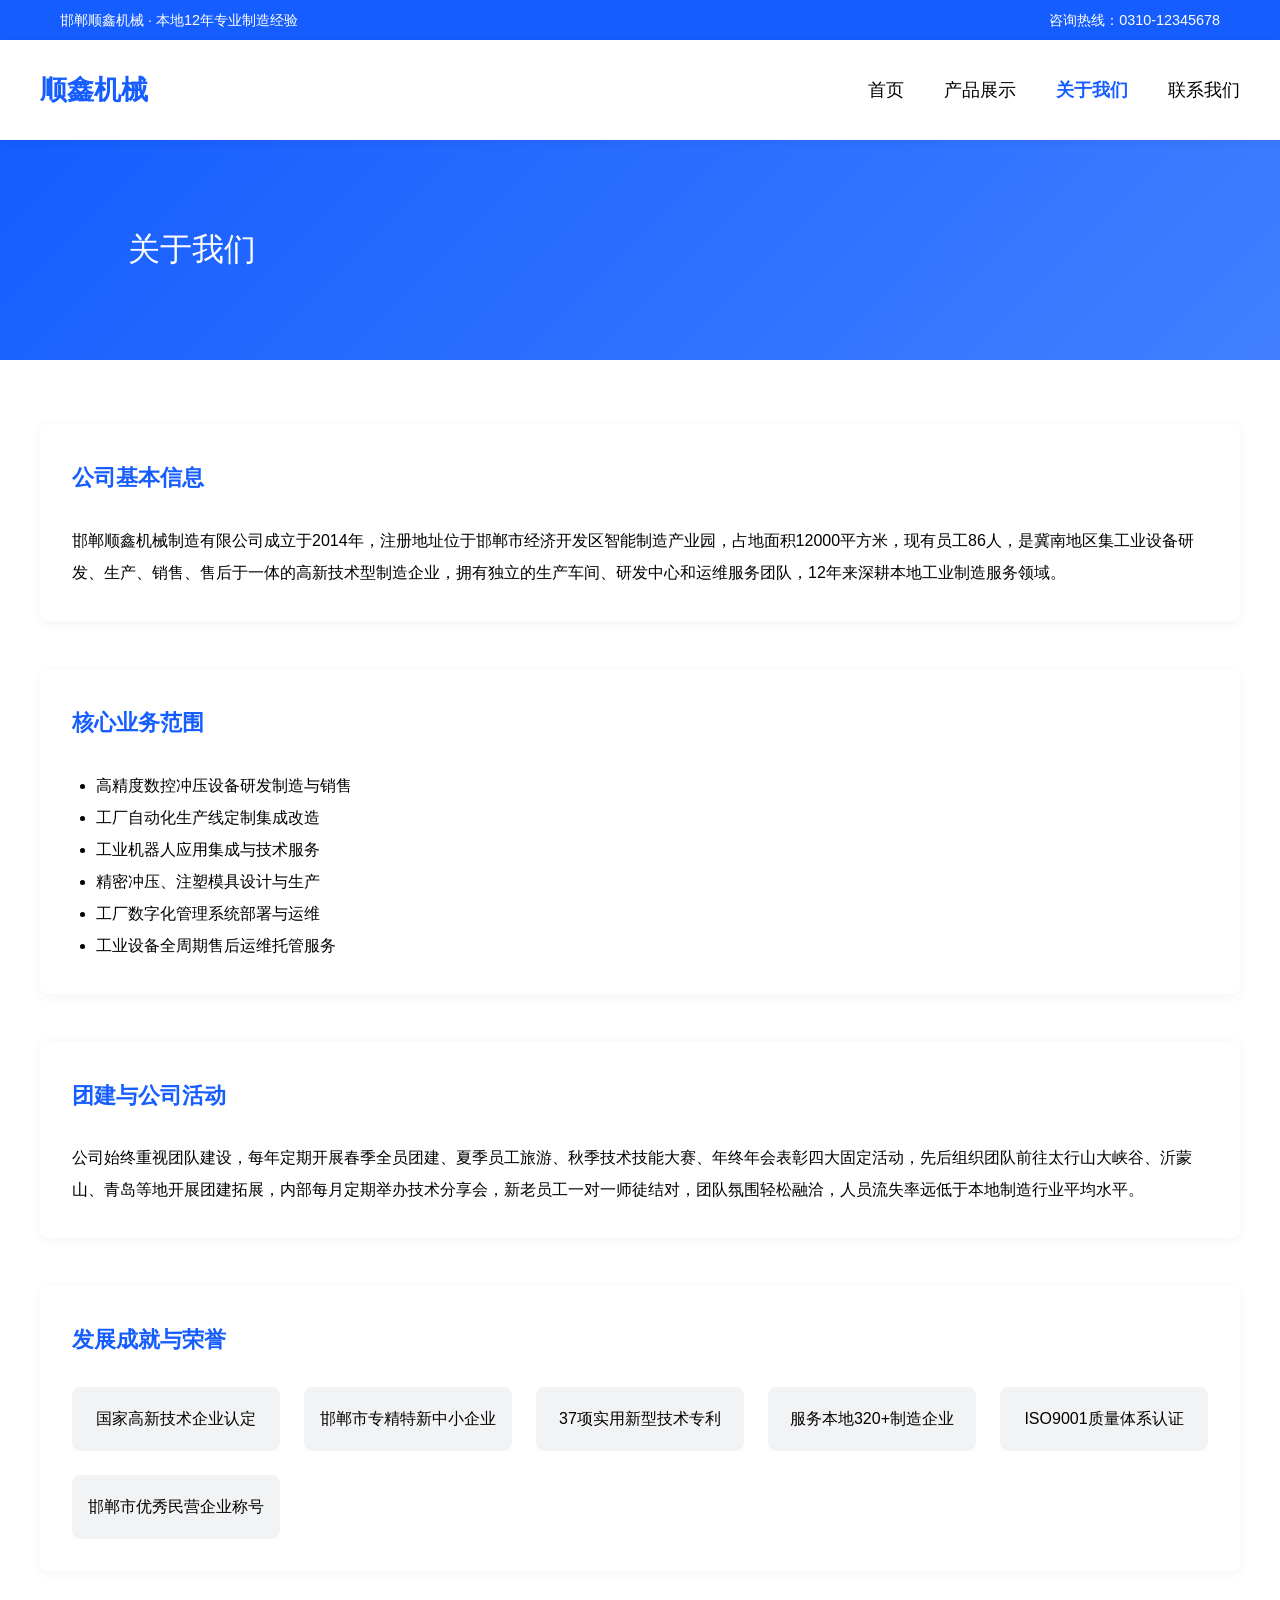
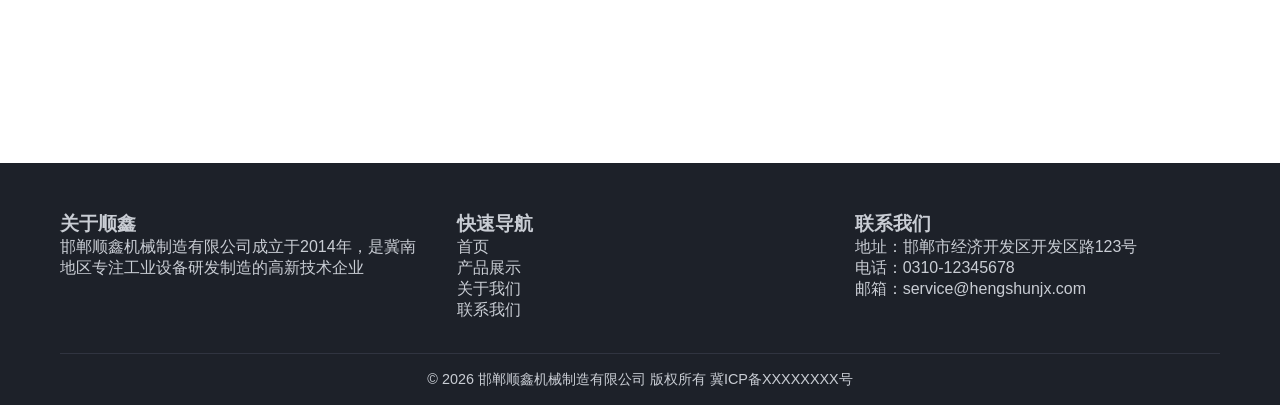
<file: work1/about.html>
<!DOCTYPE html>
<html lang="zh-CN">
<head>
    <meta charset="UTF-8">
    <meta name="viewport" content="width=device-width, initial-scale=1.0">
    <title>关于我们 - 邯郸顺鑫机械制造</title>
    <link rel="stylesheet" href="./css/style.css">
    <style>
        .about-wrap {
            padding: 4rem 0;
            line-height: 2;
        }
        .about-section {
            margin-bottom: 3rem;
            padding: 2rem;
            background: #fff;
            border-radius: 8px;
            box-shadow: 0 2px 12px rgba(0,0,0,0.05);
        }
        .about-section h3 {
            color: #165DFF;
            font-size: 1.4rem;
            margin-bottom: 1.5rem;
        }
        .honor-list {
            display: grid;
            grid-template-columns: repeat(auto-fit, minmax(200px, 1fr));
            gap: 1.5rem;
        }
        .honor-item {
            text-align: center;
            padding: 1rem;
            background: #f2f3f5;
            border-radius: 8px;
        }
    </style>
</head>
<body>
    <div class="top-nav">
        <div class="container wrap">
            <span>邯郸顺鑫机械 · 本地12年专业制造经验</span>
            <span>咨询热线：0310-12345678</span>
        </div>
    </div>
    <nav class="main-nav">
        <div class="container wrap">
            <div class="logo">顺鑫机械</div>
            <ul class="nav-menu">
                <li><a href="index.html">首页</a></li>
                <li><a href="products.html">产品展示</a></li>
                <li><a href="about.html" class="active">关于我们</a></li>
                <li><a href="contact.html">联系我们</a></li>
            </ul>
        </div>
    </nav>

    <div class="page-banner">关于我们</div>

    <div class="container about-wrap">
        <div class="about-section">
            <h3>公司基本信息</h3>
            <p>邯郸顺鑫机械制造有限公司成立于2014年，注册地址位于邯郸市经济开发区智能制造产业园，占地面积12000平方米，现有员工86人，是冀南地区集工业设备研发、生产、销售、售后于一体的高新技术型制造企业，拥有独立的生产车间、研发中心和运维服务团队，12年来深耕本地工业制造服务领域。</p>
        </div>

        <div class="about-section">
            <h3>核心业务范围</h3>
            <ul style="padding-left: 1.5rem; list-style: disc;">
                <li>高精度数控冲压设备研发制造与销售</li>
                <li>工厂自动化生产线定制集成改造</li>
                <li>工业机器人应用集成与技术服务</li>
                <li>精密冲压、注塑模具设计与生产</li>
                <li>工厂数字化管理系统部署与运维</li>
                <li>工业设备全周期售后运维托管服务</li>
            </ul>
        </div>

        <div class="about-section">
            <h3>团建与公司活动</h3>
            <p>公司始终重视团队建设，每年定期开展春季全员团建、夏季员工旅游、秋季技术技能大赛、年终年会表彰四大固定活动，先后组织团队前往太行山大峡谷、沂蒙山、青岛等地开展团建拓展，内部每月定期举办技术分享会，新老员工一对一师徒结对，团队氛围轻松融洽，人员流失率远低于本地制造行业平均水平。</p>
        </div>

        <div class="about-section">
            <h3>发展成就与荣誉</h3>
            <div class="honor-list">
                <div class="honor-item">国家高新技术企业认定</div>
                <div class="honor-item">邯郸市专精特新中小企业</div>
                <div class="honor-item">37项实用新型技术专利</div>
                <div class="honor-item">服务本地320+制造企业</div>
                <div class="honor-item">ISO9001质量体系认证</div>
                <div class="honor-item">邯郸市优秀民营企业称号</div>
            </div>
        </div>
    </div>

    <footer class="footer">
        <div class="container">
            <div class="footer-content">
                <div>
                    <h3>关于顺鑫</h3>
                    <p>邯郸顺鑫机械制造有限公司成立于2014年，是冀南地区专注工业设备研发制造的高新技术企业</p>
                </div>
                <div>
                    <h3>快速导航</h3>
                    <p><a href="index.html">首页</a></p>
                    <p><a href="products.html">产品展示</a></p>
                    <p><a href="about.html">关于我们</a></p>
                    <p><a href="contact.html">联系我们</a></p>
                </div>
                <div>
                    <h3>联系我们</h3>
                    <p>地址：邯郸市经济开发区开发区路123号</p>
                    <p>电话：0310-12345678</p>
                    <p>邮箱：service@hengshunjx.com</p>
                </div>
            </div>
            <div class="copyright">
                © 2026 邯郸顺鑫机械制造有限公司 版权所有 冀ICP备XXXXXXXX号
            </div>
        </div>
    </footer>

    <script src="./js/main.js"></script>
</body>
</html>
</file>
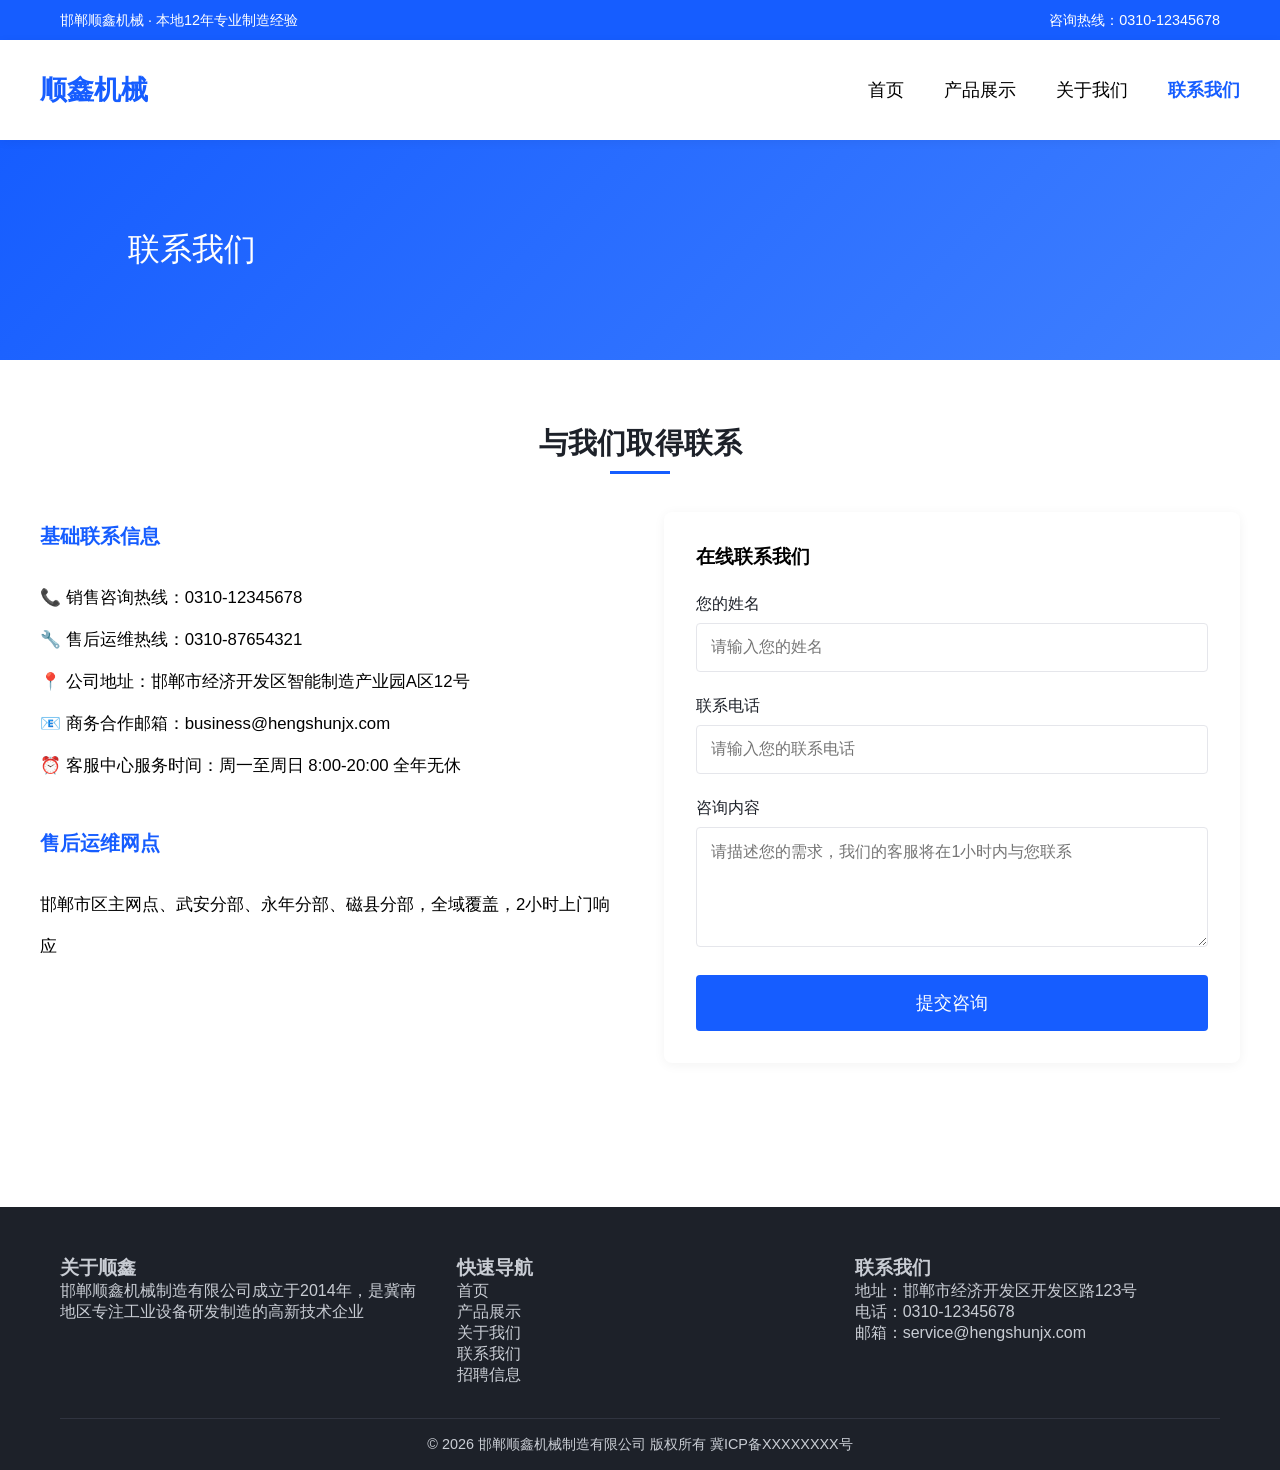
<file: work1/contact.html>
<!DOCTYPE html>
<html lang="zh-CN">
<head>
    <meta charset="UTF-8">
    <meta name="viewport" content="width=device-width, initial-scale=1.0">
    <title>联系我们 - 邯郸顺鑫机械制造</title>
    <link rel="stylesheet" href="./css/style.css">
    <style>
        .contact-wrap {
            padding: 4rem 0;
        }
        .contact-grid {
            display: grid;
            grid-template-columns: 1fr 1fr;
            gap: 3rem;
        }
        .contact-info {
            line-height: 2.5;
            font-size: 1.05rem;
        }
        .form-box {
            padding: 2rem;
            background: #fff;
            border-radius: 8px;
            box-shadow: 0 2px 12px rgba(0,0,0,0.05);
        }
        .form-item {
            margin-bottom: 1.5rem;
        }
        .form-item label {
            display: block;
            margin-bottom: 0.5rem;
            color: #1D2129;
        }
        .form-item input, .form-item textarea {
            width: 100%;
            padding: 0.9rem;
            border: 1px solid #e5e6eb;
            border-radius: 4px;
            font-size: 1rem;
        }
        .submit-btn {
            width: 100%;
            background: #165DFF;
            color: #fff;
            border: none;
            padding: 1rem;
            font-size: 1.1rem;
            border-radius: 4px;
            cursor: pointer;
        }
        .submit-btn:hover {
            background: #0F49C9;
        }
        @media (max-width:768px) {
            .contact-grid {
                grid-template-columns: 1fr;
            }
        }
    </style>
</head>
<body>
    <div class="top-nav">
        <div class="container wrap">
            <span>邯郸顺鑫机械 · 本地12年专业制造经验</span>
            <span>咨询热线：0310-12345678</span>
        </div>
    </div>
    <nav class="main-nav">
        <div class="container wrap">
            <div class="logo">顺鑫机械</div>
            <ul class="nav-menu">
                <li><a href="index.html">首页</a></li>
                <li><a href="products.html">产品展示</a></li>
                <li><a href="about.html">关于我们</a></li>
                <li><a href="contact.html" class="active">联系我们</a></li>
            </ul>
        </div>
    </nav>

    <div class="page-banner">联系我们</div>

    <div class="container contact-wrap">
        <h2 class="section-title">与我们取得联系</h2>
        <div class="contact-grid">
            <div class="contact-info">
                <h3 style="color: #165DFF; margin-bottom: 1rem;">基础联系信息</h3>
                <p>📞 销售咨询热线：0310-12345678</p>
                <p>🔧 售后运维热线：0310-87654321</p>
                <p>📍 公司地址：邯郸市经济开发区智能制造产业园A区12号</p>
                <p>📧 商务合作邮箱：business@hengshunjx.com</p>
                <p>⏰ 客服中心服务时间：周一至周日 8:00-20:00 全年无休</p>

                <h3 style="color: #165DFF; margin-top: 2rem; margin-bottom: 1rem;">售后运维网点</h3>
                <p>邯郸市区主网点、武安分部、永年分部、磁县分部，全域覆盖，2小时上门响应</p>
            </div>

            <div class="form-box">
                <h3 style="margin-bottom: 1.5rem;">在线联系我们</h3>
                <div class="form-item">
                    <label>您的姓名</label>
                    <input type="text" placeholder="请输入您的姓名">
                </div>
                <div class="form-item">
                    <label>联系电话</label>
                    <input type="tel" placeholder="请输入您的联系电话">
                </div>
                <div class="form-item">
                    <label>咨询内容</label>
                    <textarea rows="5" placeholder="请描述您的需求，我们的客服将在1小时内与您联系"></textarea>
                </div>
                <button class="submit-btn" onclick="alert('提交成功！我们会尽快联系您')">提交咨询</button>
            </div>
        </div>
    </div>

    <footer class="footer">
        <div class="container">
            <div class="footer-content">
                <div>
                    <h3>关于顺鑫</h3>
                    <p>邯郸顺鑫机械制造有限公司成立于2014年，是冀南地区专注工业设备研发制造的高新技术企业</p>
                </div>
                <div>
                    <h3>快速导航</h3>
                    <p><a href="index.html">首页</a></p>
                    <p><a href="products.html">产品展示</a></p>
                    <p><a href="about.html">关于我们</a></p>
                    <p><a href="contact.html">联系我们</a></p>
                    <p><a href="about.html#join">招聘信息</a></p>
                </div>
                <div>
                    <h3>联系我们</h3>
                    <p>地址：邯郸市经济开发区开发区路123号</p>
                    <p>电话：0310-12345678</p>
                    <p>邮箱：service@hengshunjx.com</p>
                </div>
            </div>
            <div class="copyright">
                © 2026 邯郸顺鑫机械制造有限公司 版权所有 冀ICP备XXXXXXXX号
            </div>
        </div>
    </footer>

    <script src="./js/main.js"></script>
</body>
</html>
</file>
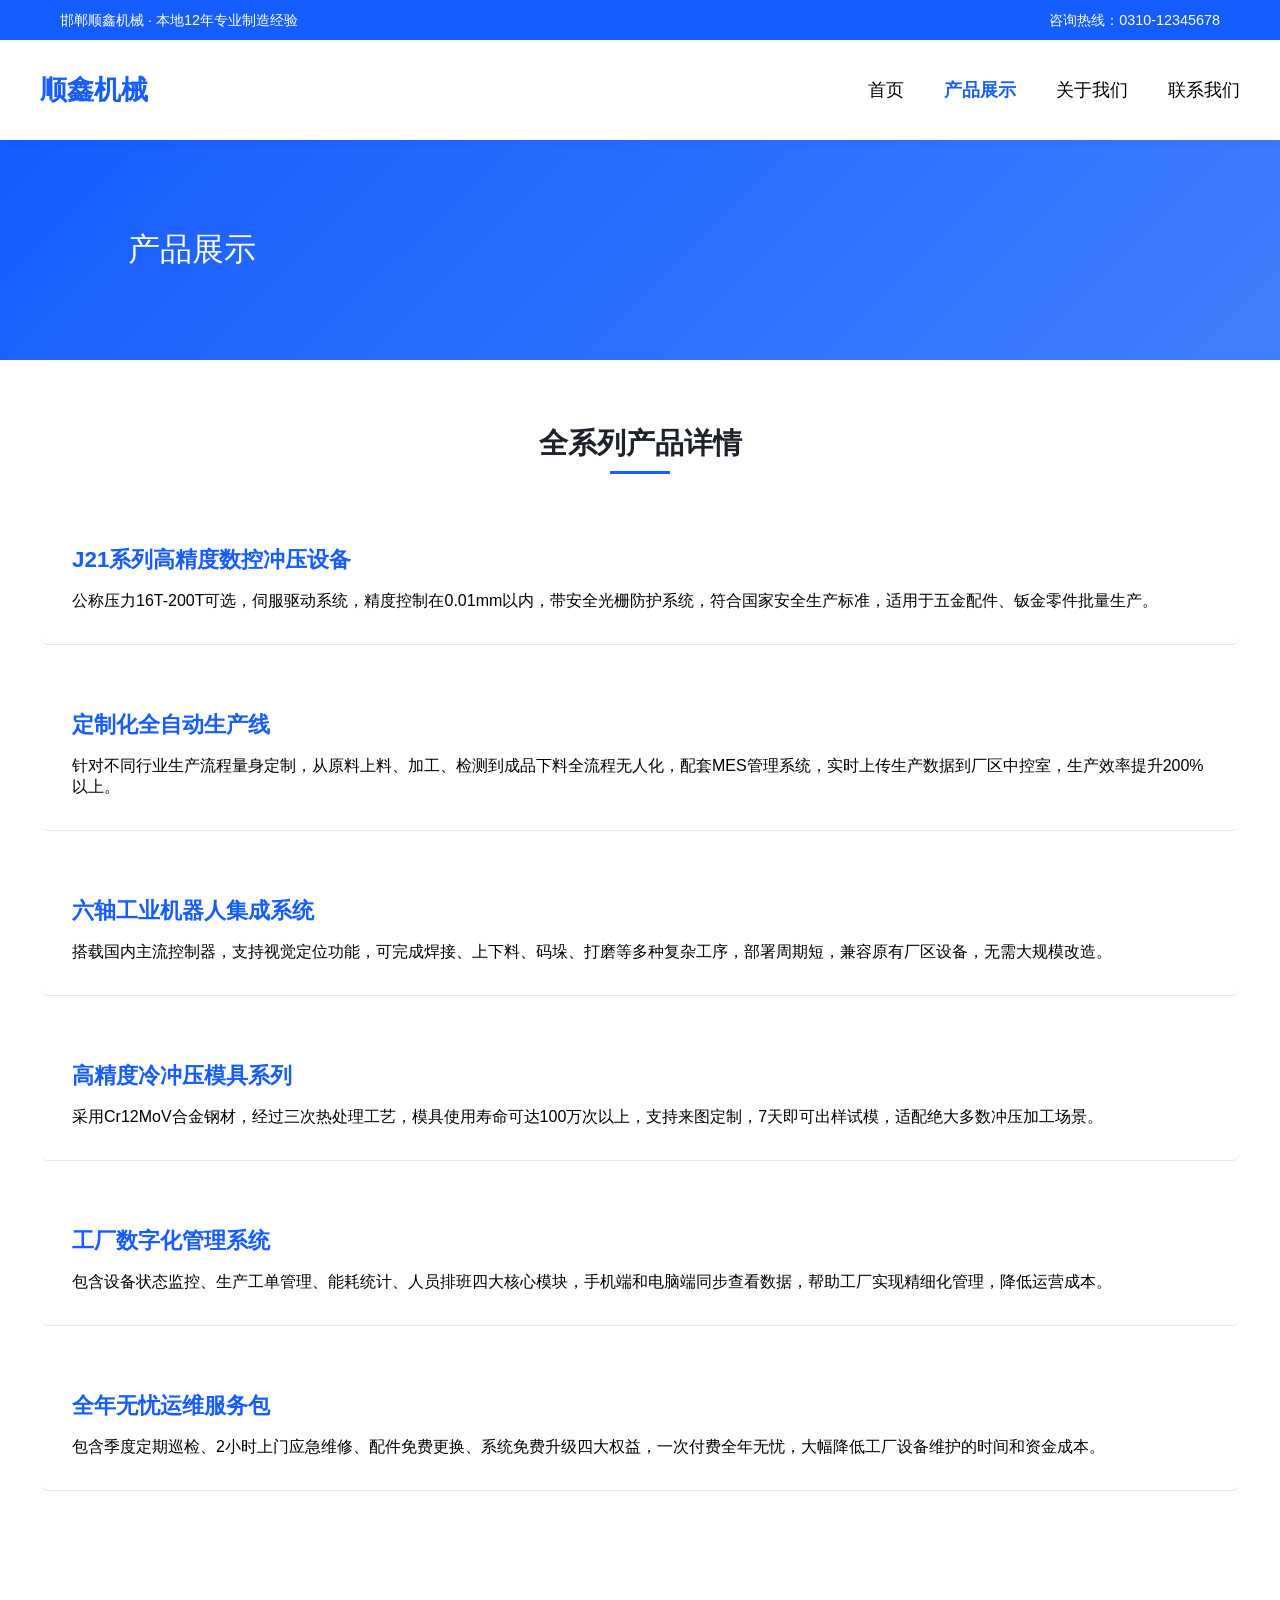
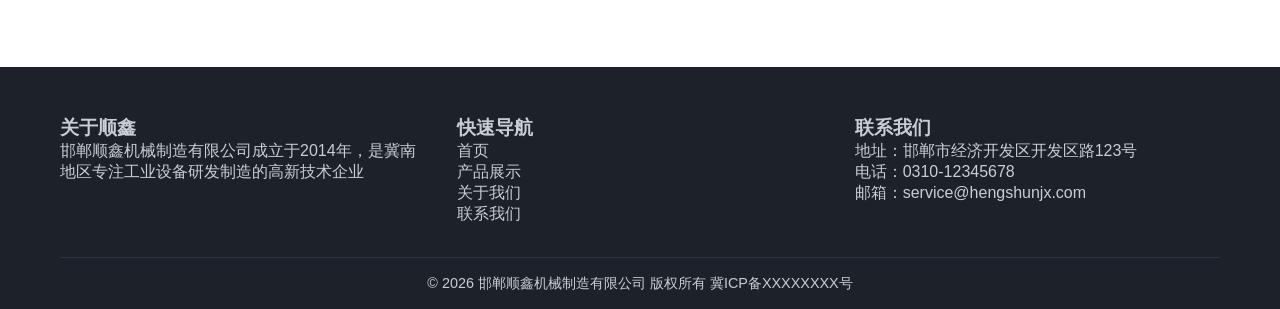
<file: work1/products.html>
<!DOCTYPE html>
<html lang="zh-CN">
<head>
    <meta charset="UTF-8">
    <meta name="viewport" content="width=device-width, initial-scale=1.0">
    <title>产品展示 - 邯郸顺鑫机械制造</title>
    <link rel="stylesheet" href="./css/style.css">
    <style>
        .product-detail-list {
            padding: 4rem 0;
        }
        .product-item {
            padding: 2rem;
            border-bottom: 1px solid #e5e6eb;
            margin-bottom: 2rem;
            background: #fff;
            border-radius: 8px;
        }
        .product-item h3 {
            color: #165DFF;
            font-size: 1.4rem;
            margin-bottom: 1rem;
        }
    </style>
</head>
<body>
    <div class="top-nav">
        <div class="container wrap">
            <span>邯郸顺鑫机械 · 本地12年专业制造经验</span>
            <span>咨询热线：0310-12345678</span>
        </div>
    </div>
    <nav class="main-nav">
        <div class="container wrap">
            <div class="logo">顺鑫机械</div>
            <ul class="nav-menu">
                <li><a href="index.html">首页</a></li>
                <li><a href="products.html" class="active">产品展示</a></li>
                <li><a href="about.html">关于我们</a></li>
                <li><a href="contact.html">联系我们</a></li>
            </ul>
        </div>
    </nav>

    <div class="page-banner">产品展示</div>

    <div class="container product-detail-list">
        <h2 class="section-title">全系列产品详情</h2>
        <div class="product-item">
            <h3>J21系列高精度数控冲压设备</h3>
            <p>公称压力16T-200T可选，伺服驱动系统，精度控制在0.01mm以内，带安全光栅防护系统，符合国家安全生产标准，适用于五金配件、钣金零件批量生产。</p>
        </div>
        <div class="product-item">
            <h3>定制化全自动生产线</h3>
            <p>针对不同行业生产流程量身定制，从原料上料、加工、检测到成品下料全流程无人化，配套MES管理系统，实时上传生产数据到厂区中控室，生产效率提升200%以上。</p>
        </div>
        <div class="product-item">
            <h3>六轴工业机器人集成系统</h3>
            <p>搭载国内主流控制器，支持视觉定位功能，可完成焊接、上下料、码垛、打磨等多种复杂工序，部署周期短，兼容原有厂区设备，无需大规模改造。</p>
        </div>
        <div class="product-item">
            <h3>高精度冷冲压模具系列</h3>
            <p>采用Cr12MoV合金钢材，经过三次热处理工艺，模具使用寿命可达100万次以上，支持来图定制，7天即可出样试模，适配绝大多数冲压加工场景。</p>
        </div>
        <div class="product-item">
            <h3>工厂数字化管理系统</h3>
            <p>包含设备状态监控、生产工单管理、能耗统计、人员排班四大核心模块，手机端和电脑端同步查看数据，帮助工厂实现精细化管理，降低运营成本。</p>
        </div>
        <div class="product-item">
            <h3>全年无忧运维服务包</h3>
            <p>包含季度定期巡检、2小时上门应急维修、配件免费更换、系统免费升级四大权益，一次付费全年无忧，大幅降低工厂设备维护的时间和资金成本。</p>
        </div>
    </div>

    <footer class="footer">
        <div class="container">
            <div class="footer-content">
                <div>
                    <h3>关于顺鑫</h3>
                    <p>邯郸顺鑫机械制造有限公司成立于2014年，是冀南地区专注工业设备研发制造的高新技术企业</p>
                </div>
                <div>
                    <h3>快速导航</h3>
                    <p><a href="index.html">首页</a></p>
                    <p><a href="products.html">产品展示</a></p>
                    <p><a href="about.html">关于我们</a></p>
                    <p><a href="contact.html">联系我们</a></p>
                </div>
                <div>
                    <h3>联系我们</h3>
                    <p>地址：邯郸市经济开发区开发区路123号</p>
                    <p>电话：0310-12345678</p>
                    <p>邮箱：service@hengshunjx.com</p>
                </div>
            </div>
            <div class="copyright">
                © 2026 邯郸顺鑫机械制造有限公司 版权所有 冀ICP备XXXXXXXX号
            </div>
        </div>
    </footer>

    <script src="./js/main.js"></script>
</body>
</html>
</file>
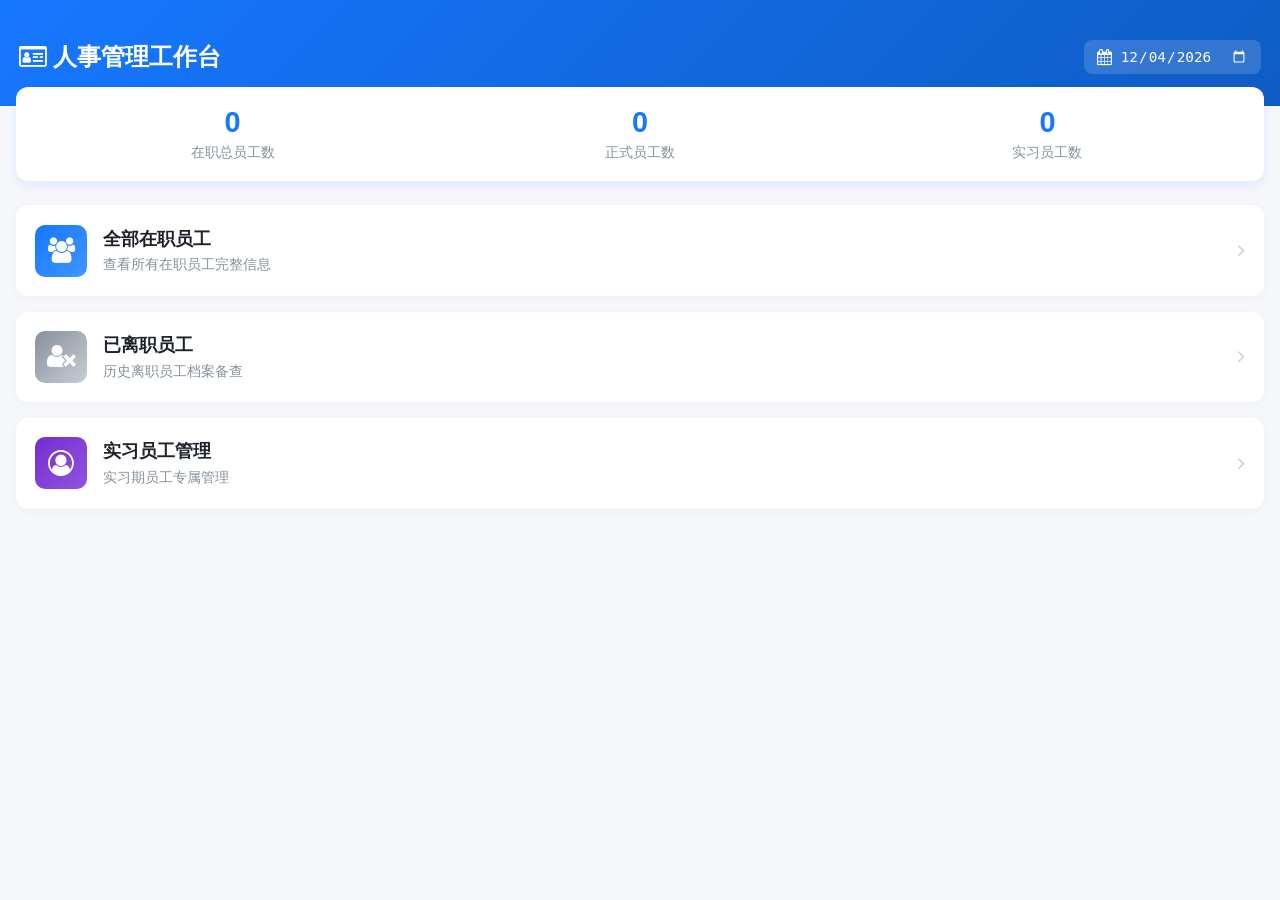
<file: work3/employee-manage.html>
<!DOCTYPE html>
<html lang="zh-CN">
<head>
    <meta charset="UTF-8">
    <meta name="viewport" content="width=device-width, initial-scale=1.0, maximum-scale=1.0, user-scalable=no">
    <title>企业人事考勤管理系统</title>
    <link href="https://cdn.jsdelivr.net/npm/font-awesome@4.7.0/css/font-awesome.min.css" rel="stylesheet">
    <link rel="stylesheet" href="./css/employee-manage.css">
</head>
<body>
    <!-- 全局页面容器 单页路由切换 -->
    <div class="page-container">
        <!-- 首页概览页 -->
        <div class="page active" id="homePage">
            <div class="page-header">
                <h1><i class="fa fa-id-card-o"></i> 人事管理工作台</h1>
                <!-- 日期选择器 放在首页左上角 -->
                <div class="date-select-wrap">
                    <i class="fa fa-calendar"></i>
                    <input type="date" id="attendanceDatePicker">
                </div>
            </div>

            <!-- 核心统计卡片 -->
            <div class="overview-stat-wrap">
                <div class="overview-card">
                    <p class="big-num" id="totalStaffCount">0</p>
                    <p class="card-label">在职总员工数</p>
                </div>
                <div class="overview-card">
                    <p class="big-num" id="formalStaffCount">0</p>
                    <p class="card-label">正式员工数</p>
                </div>
                <div class="overview-card">
                    <p class="big-num" id="internStaffCount">0</p>
                    <p class="card-label">实习员工数</p>
                </div>
            </div>

            <!-- 三大功能入口卡片 -->
            <div class="entry-card-group">
                <div class="entry-card" data-target="allStaffPage">
                    <div class="entry-icon blue">
                        <i class="fa fa-users"></i>
                    </div>
                    <div class="entry-text">
                        <h3>全部在职员工</h3>
                        <p>查看所有在职员工完整信息</p>
                    </div>
                    <i class="fa fa-angle-right arrow-icon"></i>
                </div>
                <div class="entry-card" data-target="resignedPage">
                    <div class="entry-icon gray">
                        <i class="fa fa-user-times"></i>
                    </div>
                    <div class="entry-text">
                        <h3>已离职员工</h3>
                        <p>历史离职员工档案备查</p>
                    </div>
                    <i class="fa fa-angle-right arrow-icon"></i>
                </div>
                <div class="entry-card" data-target="internPage">
                    <div class="entry-icon purple">
                        <i class="fa fa-user-circle-o"></i>
                    </div>
                    <div class="entry-text">
                        <h3>实习员工管理</h3>
                        <p>实习期员工专属管理</p>
                    </div>
                    <i class="fa fa-angle-right arrow-icon"></i>
                </div>
            </div>
        </div>

        <!-- 考勤统计详情页 -->
        <div class="page" id="attendanceStatPage">
            <div class="page-header">
                <div class="back-btn" onclick="goBack()">
                    <i class="fa fa-angle-left"></i> 返回
                </div>
                <h1 id="attendancePageTitle">2026-08-15 考勤统计</h1>
            </div>
            <div class="attendance-stat-card-wrap">
                <div class="att-stat-card normal">
                    <p class="att-num" id="normalAttCount">0</p>
                    <p class="att-label">正常出勤</p>
                </div>
                <div class="att-stat-card late">
                    <p class="att-num" id="lateAttCount">0</p>
                    <p class="att-label">迟到</p>
                </div>
                <div class="att-stat-card leave">
                    <p class="att-num" id="leaveAttCount">0</p>
                    <p class="att-label">请假/休假</p>
                </div>
            </div>
            <div class="attendance-list-wrap" id="attendanceListWrap">
                <!-- 当日考勤员工列表动态渲染 -->
            </div>
        </div>

        <!-- 全部在职员工页 -->
        <div class="page" id="allStaffPage">
            <div class="page-header">
                <div class="back-btn" onclick="goBack()">
                    <i class="fa fa-angle-left"></i> 返回
                </div>
                <h1>全部在职员工</h1>
            </div>
            <div class="search-bar">
                <i class="fa fa-search"></i>
                <input type="text" id="allStaffSearch" placeholder="搜索姓名/工号/部门">
            </div>
            <div class="staff-list" id="allStaffListWrap">
                <!-- 全部在职员工列表动态渲染 -->
            </div>
        </div>

        <!-- 已离职员工页 -->
        <div class="page" id="resignedPage">
            <div class="page-header">
                <div class="back-btn" onclick="goBack()">
                    <i class="fa fa-angle-left"></i> 返回
                </div>
                <h1>已离职员工档案</h1>
            </div>
            <div class="staff-list" id="resignedStaffListWrap">
                <!-- 离职员工列表动态渲染 -->
            </div>
        </div>

        <!-- 实习员工页 -->
        <div class="page" id="internPage">
            <div class="page-header">
                <div class="back-btn" onclick="goBack()">
                    <i class="fa fa-angle-left"></i> 返回
                </div>
                <h1>实习员工管理</h1>
            </div>
            <div class="staff-list" id="internStaffListWrap">
                <!-- 实习员工列表动态渲染 -->
            </div>
        </div>
    </div>

    <!-- 悬浮新增员工按钮 仅在员工列表页显示 -->
    <button class="add-fab-btn" id="addStaffBtn" style="display: none;">
        <i class="fa fa-user-plus"></i>
    </button>

    <!-- 新增/编辑员工弹窗 -->
    <div class="modal-mask" id="operateModal">
        <div class="modal-box">
            <h3 class="modal-title" id="modalTitle">新增员工信息</h3>
            <!-- 头像上传区域 -->
            <div class="avatar-upload-area">
                <div class="upload-avatar" id="previewAvatar">
                    <i class="fa fa-camera"></i>
                    <input type="file" id="avatarUploadInput" accept="image/*" hidden>
                </div>
                <p class="upload-tip">点击上传员工头像</p>
            </div>

            <div class="form-group">
                <label>员工姓名</label>
                <input type="text" id="inputName" placeholder="请输入员工姓名">
            </div>
            <div class="form-group">
                <label>身份证号码</label>
                <input type="text" id="inputIdCard" placeholder="请输入18位身份证号">
            </div>
            <div class="form-group">
                <label>联系手机号</label>
                <input type="tel" id="inputPhone" placeholder="请输入11位手机号">
            </div>
            <div class="form-group">
                <label>所属部门</label>
                <input type="text" id="inputDept" placeholder="请输入所属部门">
            </div>
            <div class="form-group">
                <label>员工工号</label>
                <input type="text" id="inputJobNum" placeholder="请输入员工工号">
            </div>
            <div class="form-group">
                <label>员工身份</label>
                <select id="inputIdentity">
                    <option value="正式员工">正式员工</option>
                    <option value="实习员工">实习员工</option>
                </select>
            </div>
            <div class="form-group">
                <label>员工状态</label>
                <select id="inputStaffStatus">
                    <option value="在职">在职</option>
                    <option value="已离职">已离职</option>
                </select>
            </div>
            <div class="form-group">
                <label>考勤日期</label>
                <input type="date" id="inputAttendanceDate">
            </div>
            <div class="form-group">
                <label>当日考勤状态</label>
                <select id="inputAttendanceStatus">
                    <option value="正常出勤">正常出勤</option>
                    <option value="迟到">迟到</option>
                    <option value="请假">请假</option>
                    <option value="休假">休假</option>
                </select>
            </div>
            <div class="form-group" id="leaveReasonWrap" style="display: none;">
                <label>请假原因</label>
                <input type="text" id="inputLeaveReason" placeholder="请输入请假原因">
            </div>
            <div class="btn-group">
                <button class="cancel-btn" id="cancelOperateBtn">取消</button>
                <button class="confirm-btn" id="confirmOperateBtn">确认保存</button>
            </div>
        </div>
    </div>

    <!-- 全局提示 -->
    <div class="toast" id="globalToast"></div>

    <script src="./js/employee-manage.js"></script>
</body>
</html>
</file>
<file: work1/css/style.css>
* {
    margin: 0;
    padding: 0;
    box-sizing: border-box;
    font-family: "微软雅黑", "思源黑体", sans-serif;
}
a {
    text-decoration: none;
    color: inherit;
}
ul {
    list-style: none;
}
.container {
    max-width: 1200px;
    margin: 0 auto;
    padding: 0 20px;
}
/* 导航栏 */
.top-nav {
    width: 100%;
    background: #165DFF;
    color: #fff;
    line-height: 40px;
    font-size: 0.9rem;
}
.top-nav .wrap {
    display: flex;
    justify-content: space-between;
}
.main-nav {
    width: 100%;
    background: #fff;
    box-shadow: 0 2px 10px rgba(0,0,0,0.05);
    position: sticky;
    top: 0;
    z-index: 999;
}
.main-nav .wrap {
    display: flex;
    justify-content: space-between;
    align-items: center;
    padding: 1rem 0;
}
.logo {
    font-size: 1.7rem;
    font-weight: bold;
    color: #165DFF;
}
.nav-menu {
    display: flex;
    gap: 2.5rem;
    font-size: 1.1rem;
}
.nav-menu a.active {
    color: #165DFF;
    font-weight: 600;
}
.nav-menu a:hover {
    color: #165DFF;
    transition: 0.3s;
}
/* 通用横幅 */
.page-banner {
    width: 100%;
    height: 220px;
    background: linear-gradient(135deg, #165DFF 0%, #4080FF 100%);
    display: flex;
    align-items: center;
    color: #fff;
    font-size: 2rem;
    padding-left: 10%;
}
/* 通用区块标题 */
.section-title {
    text-align: center;
    font-size: 1.8rem;
    color: #1D2129;
    margin-bottom: 3rem;
    position: relative;
}
.section-title::after {
    content: '';
    width: 60px;
    height: 3px;
    background: #165DFF;
    position: absolute;
    bottom: -10px;
    left: 50%;
    transform: translateX(-50%);
}
/* 页脚 */
.footer {
    background: #1D2129;
    color: #c9cdd4;
    padding: 3rem 0 1rem;
    margin-top: 5rem;
}
.footer-content {
    display: grid;
    grid-template-columns: repeat(auto-fit, minmax(250px, 1fr));
    gap: 2rem;
}
.copyright {
    text-align: center;
    margin-top: 2rem;
    padding-top: 1rem;
    border-top: 1px solid #303440;
    font-size: 0.9rem;
}
/* 移动端适配 */
@media (max-width:768px) {
    .nav-menu {
        gap: 1rem;
        font-size: 0.95rem;
    }
    .page-banner {
        height: 150px;
        font-size: 1.5rem;
    }
}
</file>
<file: work3/css/employee-manage.css>
* {
    margin: 0;
    padding: 0;
    box-sizing: border-box;
    -webkit-tap-highlight-color: transparent;
}
body {
    font-family: 'PingFang SC', 'Microsoft Yahei', sans-serif;
    background: #f5f7fa;
    min-height: 100vh;
}
/* 页面路由切换基础样式 */
.page-container {
    width: 100%;
    min-height: 100vh;
}
.page {
    width: 100%;
    display: none;
    min-height: 100vh;
    padding-bottom: 90px;
}
.page.active {
    display: block;
}
/* 通用页面头部 */
.page-header {
    width: 100%;
    background: linear-gradient(135deg, #1677ff 0%, #0f5cc4 100%);
    color: #fff;
    padding: 2.5rem 1.2rem 2rem;
    display: flex;
    align-items: center;
    justify-content: space-between;
}
.page-header h1 {
    font-size: 1.5rem;
    font-weight: 600;
}
.back-btn {
    font-size: 1.1rem;
    cursor: pointer;
}
/* 首页日期选择器 */
.date-select-wrap {
    background: rgba(255,255,255,0.15);
    padding: 0.5rem 0.8rem;
    border-radius: 8px;
    display: flex;
    align-items: center;
    gap: 0.5rem;
}
.date-select-wrap input {
    background: transparent;
    border: none;
    color: #fff;
    outline: none;
    font-size: 0.9rem;
}
.date-select-wrap input::-webkit-calendar-picker-indicator {
    filter: invert(1);
}
/* 首页概览统计卡片 */
.overview-stat-wrap {
    margin: -1.2rem 1rem 1.5rem;
    background: #fff;
    border-radius: 12px;
    padding: 1.2rem;
    display: grid;
    grid-template-columns: repeat(3, 1fr);
    gap: 0.8rem;
    box-shadow: 0 4px 12px rgba(22, 119, 255, 0.1);
}
.overview-card {
    text-align: center;
}
.big-num {
    font-size: 1.8rem;
    font-weight: 700;
    color: #1677ff;
    margin-bottom: 0.3rem;
}
.card-label {
    font-size: 0.85rem;
    color: #86909c;
}
/* 功能入口卡片组 */
.entry-card-group {
    padding: 0 1rem;
    display: flex;
    flex-direction: column;
    gap: 1rem;
}
.entry-card {
    background: #fff;
    border-radius: 12px;
    padding: 1.2rem;
    display: flex;
    align-items: center;
    gap: 1rem;
    box-shadow: 0 2px 8px rgba(0,0,0,0.04);
    cursor: pointer;
    transition: 0.2s ease;
}
.entry-card:active {
    transform: scale(0.98);
}
.entry-icon {
    width: 52px;
    height: 52px;
    border-radius: 10px;
    display: flex;
    align-items: center;
    justify-content: center;
    font-size: 1.6rem;
    color: #fff;
}
.entry-icon.blue {
    background: linear-gradient(135deg, #1677ff, #4096ff);
}
.entry-icon.gray {
    background: linear-gradient(135deg, #86909c, #c9cdd4);
}
.entry-icon.purple {
    background: linear-gradient(135deg, #722ed1, #9254de);
}
.entry-text h3 {
    font-size: 1.1rem;
    font-weight: 600;
    color: #1d2129;
    margin-bottom: 0.3rem;
}
.entry-text p {
    font-size: 0.9rem;
    color: #86909c;
}
.arrow-icon {
    margin-left: auto;
    font-size: 1.2rem;
    color: #c9cdd4;
}
/* 考勤统计卡片 */
.attendance-stat-card-wrap {
    margin: -1.2rem 1rem 1.5rem;
    background: #fff;
    border-radius: 12px;
    padding: 1.2rem;
    display: grid;
    grid-template-columns: repeat(3, 1fr);
    gap: 0.8rem;
    box-shadow: 0 4px 12px rgba(22, 119, 255, 0.1);
}
.att-stat-card {
    text-align: center;
}
.att-stat-card.normal .att-num {
    color: #00b42a;
}
.att-stat-card.late .att-num {
    color: #ff7d00;
}
.att-stat-card.leave .att-num {
    color: #ff7d00;
}
.att-num {
    font-size: 1.7rem;
    font-weight: 700;
    margin-bottom: 0.3rem;
}
.att-label {
    font-size: 0.85rem;
    color: #86909c;
}
/* 搜索栏 */
.search-bar {
    margin: 1rem;
    background: #fff;
    border-radius: 10px;
    padding: 0.8rem 1rem;
    display: flex;
    align-items: center;
    gap: 0.6rem;
}
.search-bar input {
    flex: 1;
    border: none;
    outline: none;
    font-size: 0.95rem;
}
/* 员工列表通用样式 */
.staff-list, .attendance-list-wrap {
    padding: 0 1rem;
}
.staff-card {
    background: #fff;
    border-radius: 10px;
    padding: 1rem;
    margin-bottom: 1rem;
    box-shadow: 0 2px 8px rgba(0,0,0,0.04);
}
.card-top {
    display: flex;
    align-items: center;
    gap: 1rem;
    margin-bottom: 0.8rem;
}
.staff-avatar {
    width: 48px;
    height: 48px;
    border-radius: 50%;
    object-fit: cover;
    background: #1677ff;
    color: #fff;
    display: flex;
    align-items: center;
    justify-content: center;
    font-weight: bold;
    font-size: 1.1rem;
}
.staff-base-info .name {
    font-size: 1.05rem;
    font-weight: 600;
    color: #1D2129;
    margin-bottom: 0.3rem;
}
.info-tag-group {
    display: flex;
    gap: 0.5rem;
}
.identity-tag {
    padding: 0.2rem 0.5rem;
    background: #E8F3FF;
    color: #1677ff;
    border-radius: 4px;
    font-size: 0.75rem;
}
.status-tag {
    padding: 0.2rem 0.5rem;
    border-radius: 4px;
    font-size: 0.75rem;
}
.status-tag.normal {
    background: #E8FFEA;
    color: #00B42A;
}
.status-tag.late {
    background: #FFF7E8;
    color: #FF7D00;
}
.status-tag.leave {
    background: #FFF2E8;
    color: #FF7D00;
}
.status-tag.resigned {
    background: #FFECE8;
    color: #F53F3F;
}
.card-detail {
    font-size: 0.9rem;
    color: #4E5969;
    line-height: 1.7;
    margin-bottom: 0.8rem;
}
.card-actions {
    display: flex;
    gap: 0.8rem;
    justify-content: flex-end;
}
.action-btn {
    padding: 0.4rem 0.8rem;
    border-radius: 6px;
    border: none;
    font-size: 0.9rem;
    cursor: pointer;
}
.edit-btn {
    background: #E8F3FF;
    color: #1677ff;
}
.delete-btn {
    background: #FFECE8;
    color: #F53F3F;
}
/* 悬浮新增按钮 */
.add-fab-btn {
    position: fixed;
    bottom: 2rem;
    left: 50%;
    transform: translateX(-50%);
    width: 60px;
    height: 60px;
    border-radius: 50%;
    background: linear-gradient(135deg, #1677ff, #0f5cc4);
    color: #fff;
    border: none;
    font-size: 1.6rem;
    display: flex;
    align-items: center;
    justify-content: center;
    box-shadow: 0 4px 16px rgba(22, 119, 255, 0.3);
    z-index: 100;
    cursor: pointer;
}
.add-fab-btn:active {
    transform: translateX(-50%) scale(0.9);
}
/* 弹窗样式 */
.modal-mask {
    position: fixed;
    top: 0;
    left: 0;
    right: 0;
    bottom: 0;
    background: rgba(0,0,0,0.5);
    z-index: 999;
    display: none;
    align-items: flex-end;
}
.modal-mask.show {
    display: flex;
}
.modal-box {
    width: 100%;
    background: #fff;
    border-top-left-radius: 16px;
    border-top-right-radius: 16px;
    padding: 1.5rem;
    transform: translateY(100%);
    transition: 0.3s ease;
    max-height: 85vh;
    overflow-y: auto;
}
.modal-mask.show .modal-box {
    transform: translateY(0);
}
.modal-title {
    text-align: center;
    font-size: 1.2rem;
    font-weight: 600;
    margin-bottom: 1.2rem;
}
.avatar-upload-area {
    text-align: center;
    margin-bottom: 1.2rem;
}
.upload-avatar {
    width: 80px;
    height: 80px;
    border-radius: 50%;
    background: #f2f3f5;
    display: inline-flex;
    align-items: center;
    justify-content: center;
    font-size: 1.8rem;
    color: #86909c;
    cursor: pointer;
    overflow: hidden;
    background-size: cover;
    background-position: center;
}
.upload-tip {
    margin-top: 0.6rem;
    font-size: 0.85rem;
    color: #86909c;
}
.form-group {
    margin-bottom: 1rem;
}
.form-group label {
    display: block;
    margin-bottom: 0.4rem;
    font-size: 0.9rem;
    color: #4E5969;
}
.form-group input, .form-group select {
    width: 100%;
    padding: 0.8rem;
    border: 1px solid #e5e6eb;
    border-radius: 8px;
    outline: none;
    font-size: 0.95rem;
}
.form-group input:focus, .form-group select:focus {
    border-color: #1677ff;
}
.btn-group {
    display: flex;
    gap: 1rem;
    margin-top: 1.5rem;
}
.cancel-btn {
    flex: 1;
    padding: 0.9rem;
    border: none;
    border-radius: 8px;
    background: #f2f3f5;
    font-size: 1rem;
    cursor: pointer;
}
.confirm-btn {
    flex: 1;
    padding: 0.9rem;
    border: none;
    border-radius: 8px;
    background: linear-gradient(135deg, #1677ff, #0f5cc4);
    color: #fff;
    font-size: 1rem;
    cursor: pointer;
}
.empty-state {
    text-align: center;
    padding: 4rem 1rem;
    color: #86909c;
}
.empty-state i {
    font-size: 4rem;
    color: #c9cdd4;
    margin-bottom: 1rem;
}
/* 全局提示 */
.toast {
    position: fixed;
    top: 50%;
    left: 50%;
    transform: translate(-50%, -50%);
    background: rgba(0,0,0,0.7);
    color: #fff;
    padding: 0.7rem 1.5rem;
    border-radius: 6px;
    z-index: 9999;
    display: none;
}
.toast.show {
    display: block;
    animation: toastShow 2s ease forwards;
}
@keyframes toastShow {
    0% { opacity: 0; transform: translate(-50%, -50%) scale(0.9); }
    15% { opacity: 1; transform: translate(-50%, -50%) scale(1); }
    85% { opacity: 1; transform: translate(-50%, -50%) scale(1); }
    100% { opacity: 0; transform: translate(-50%, -50%) scale(0.9); }
}
</file>
